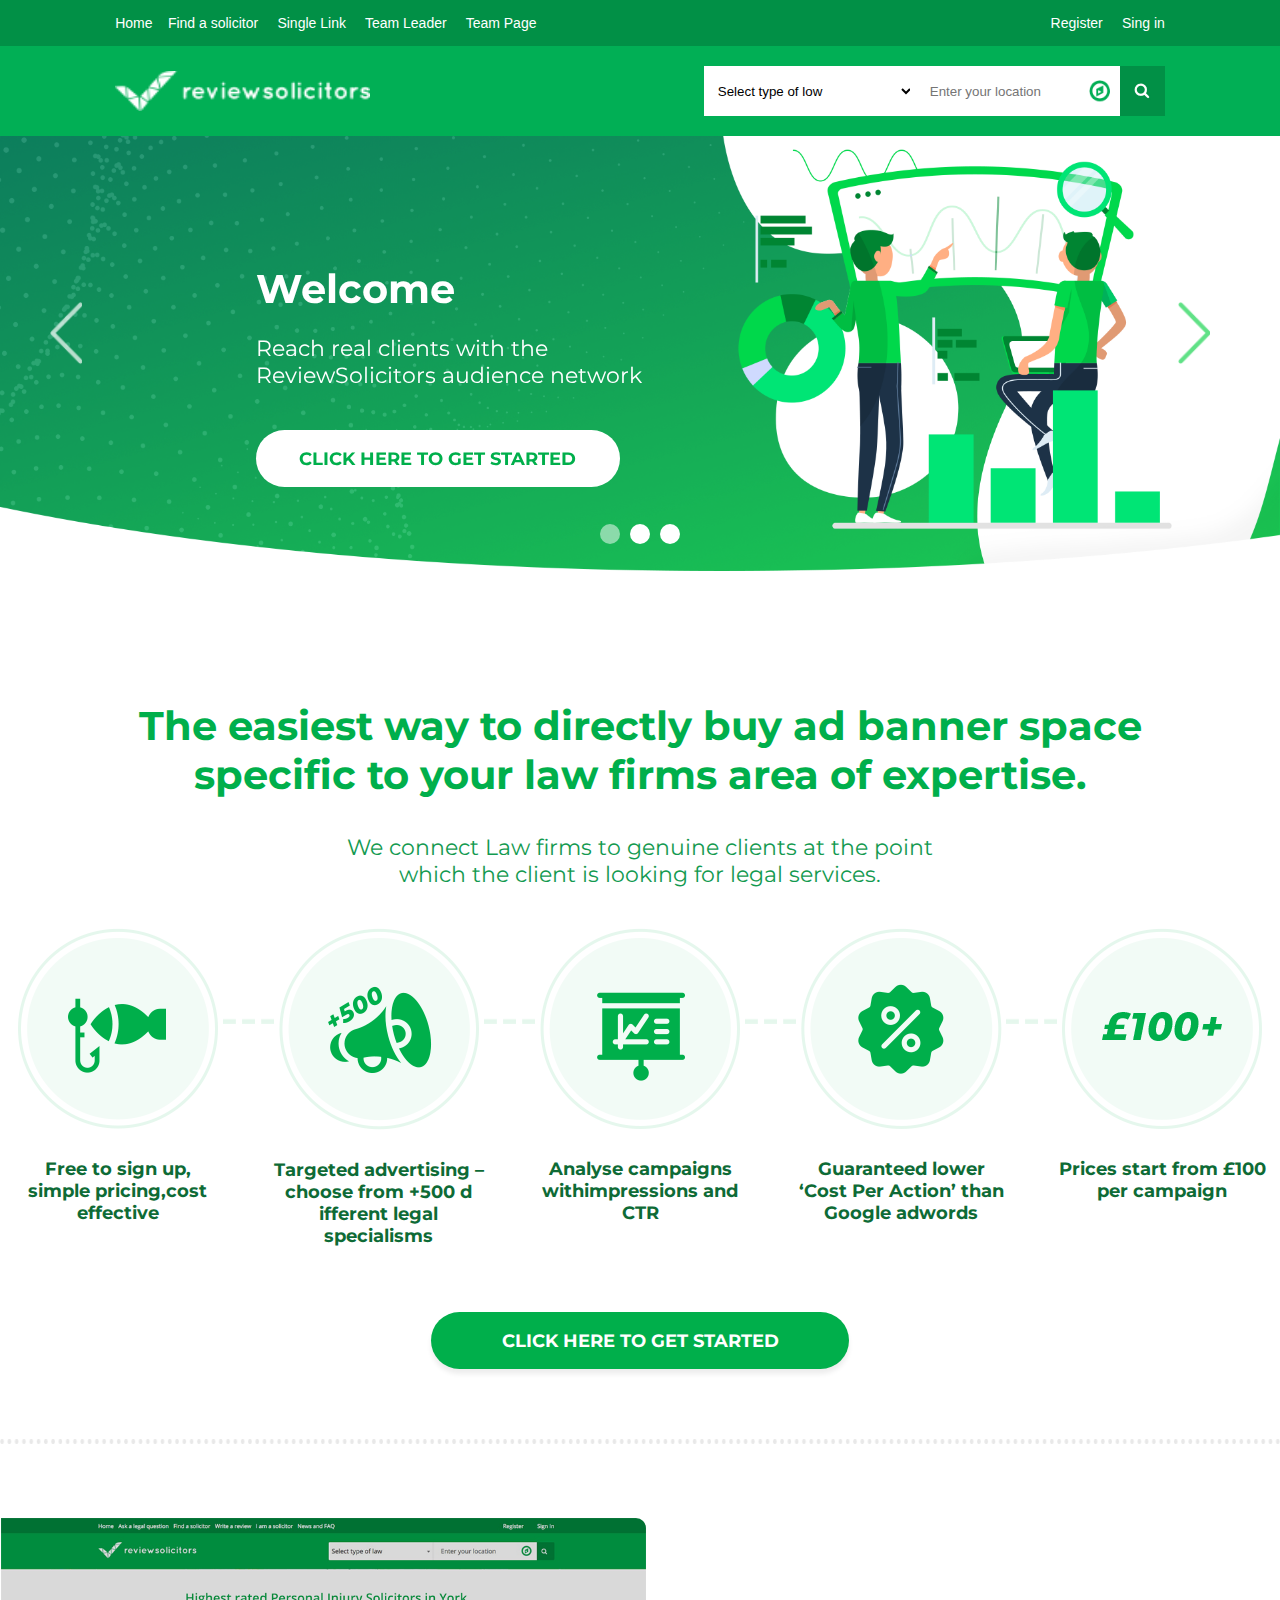
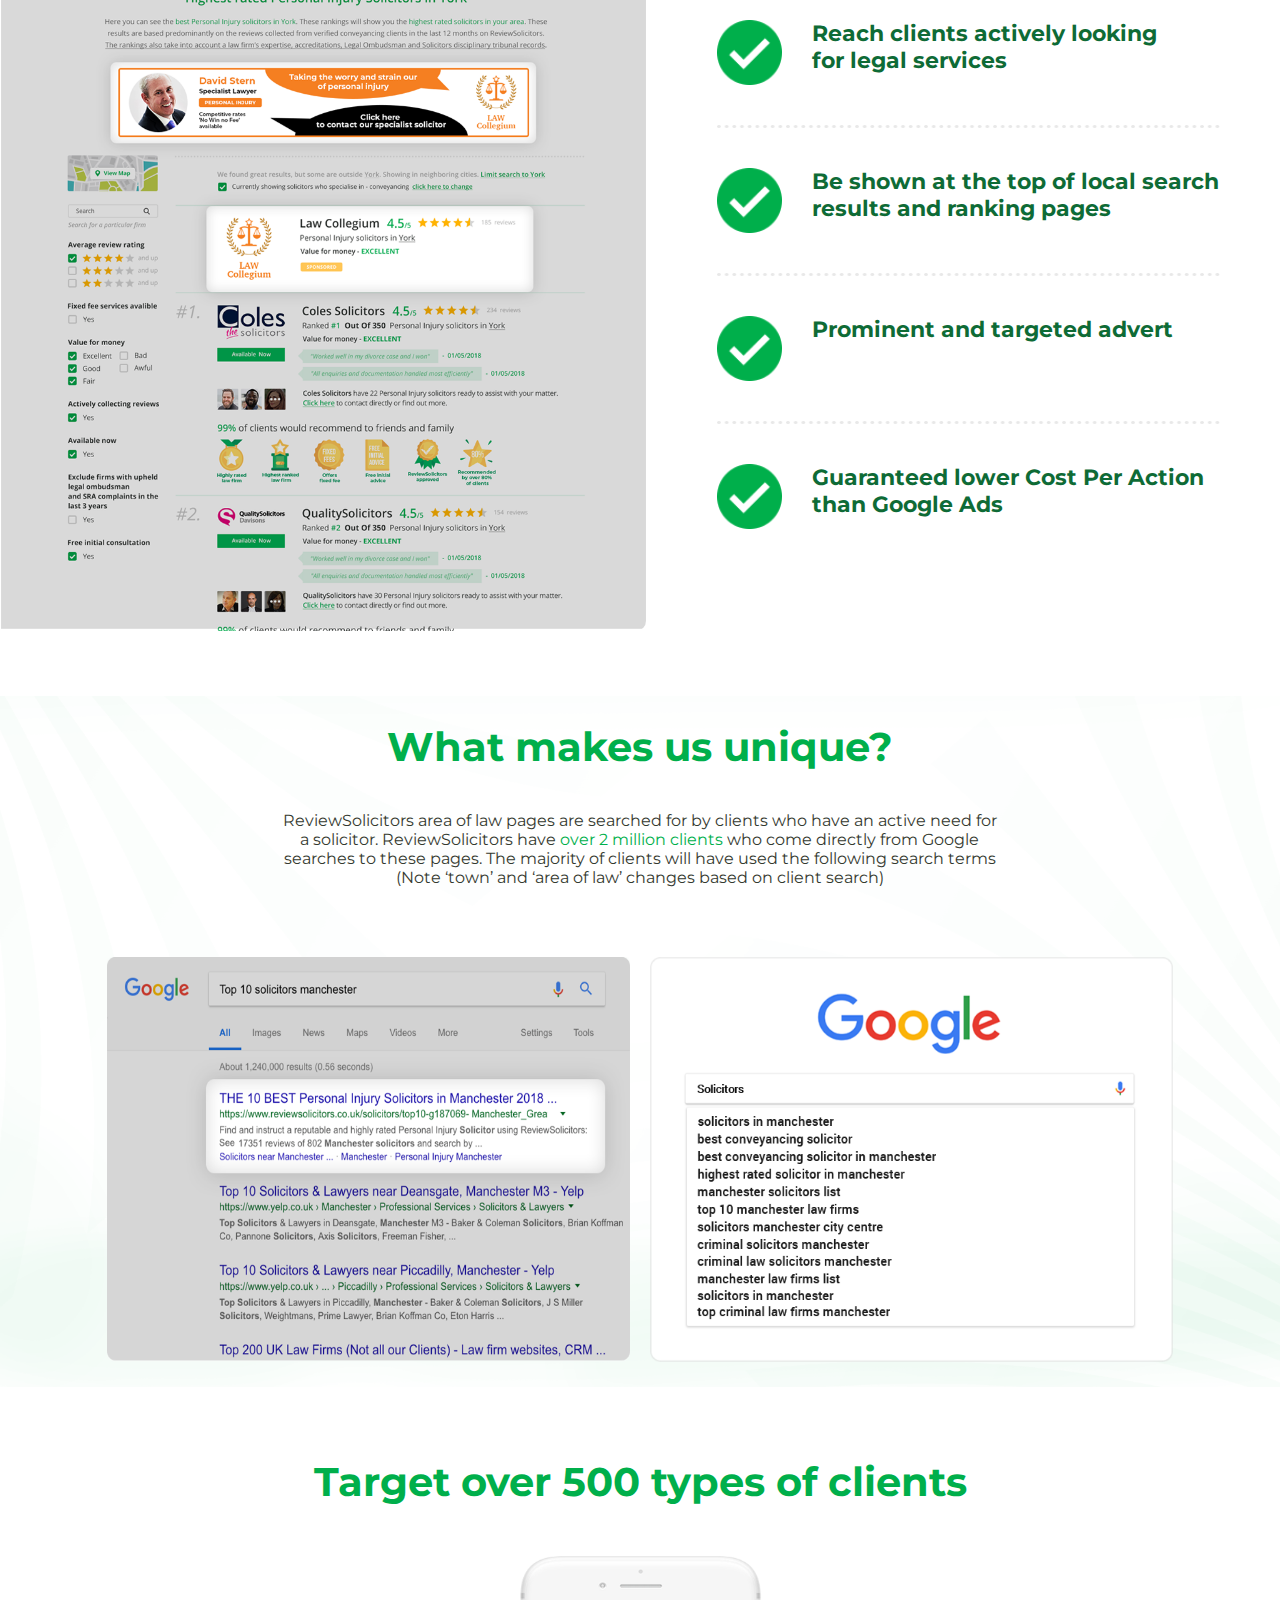
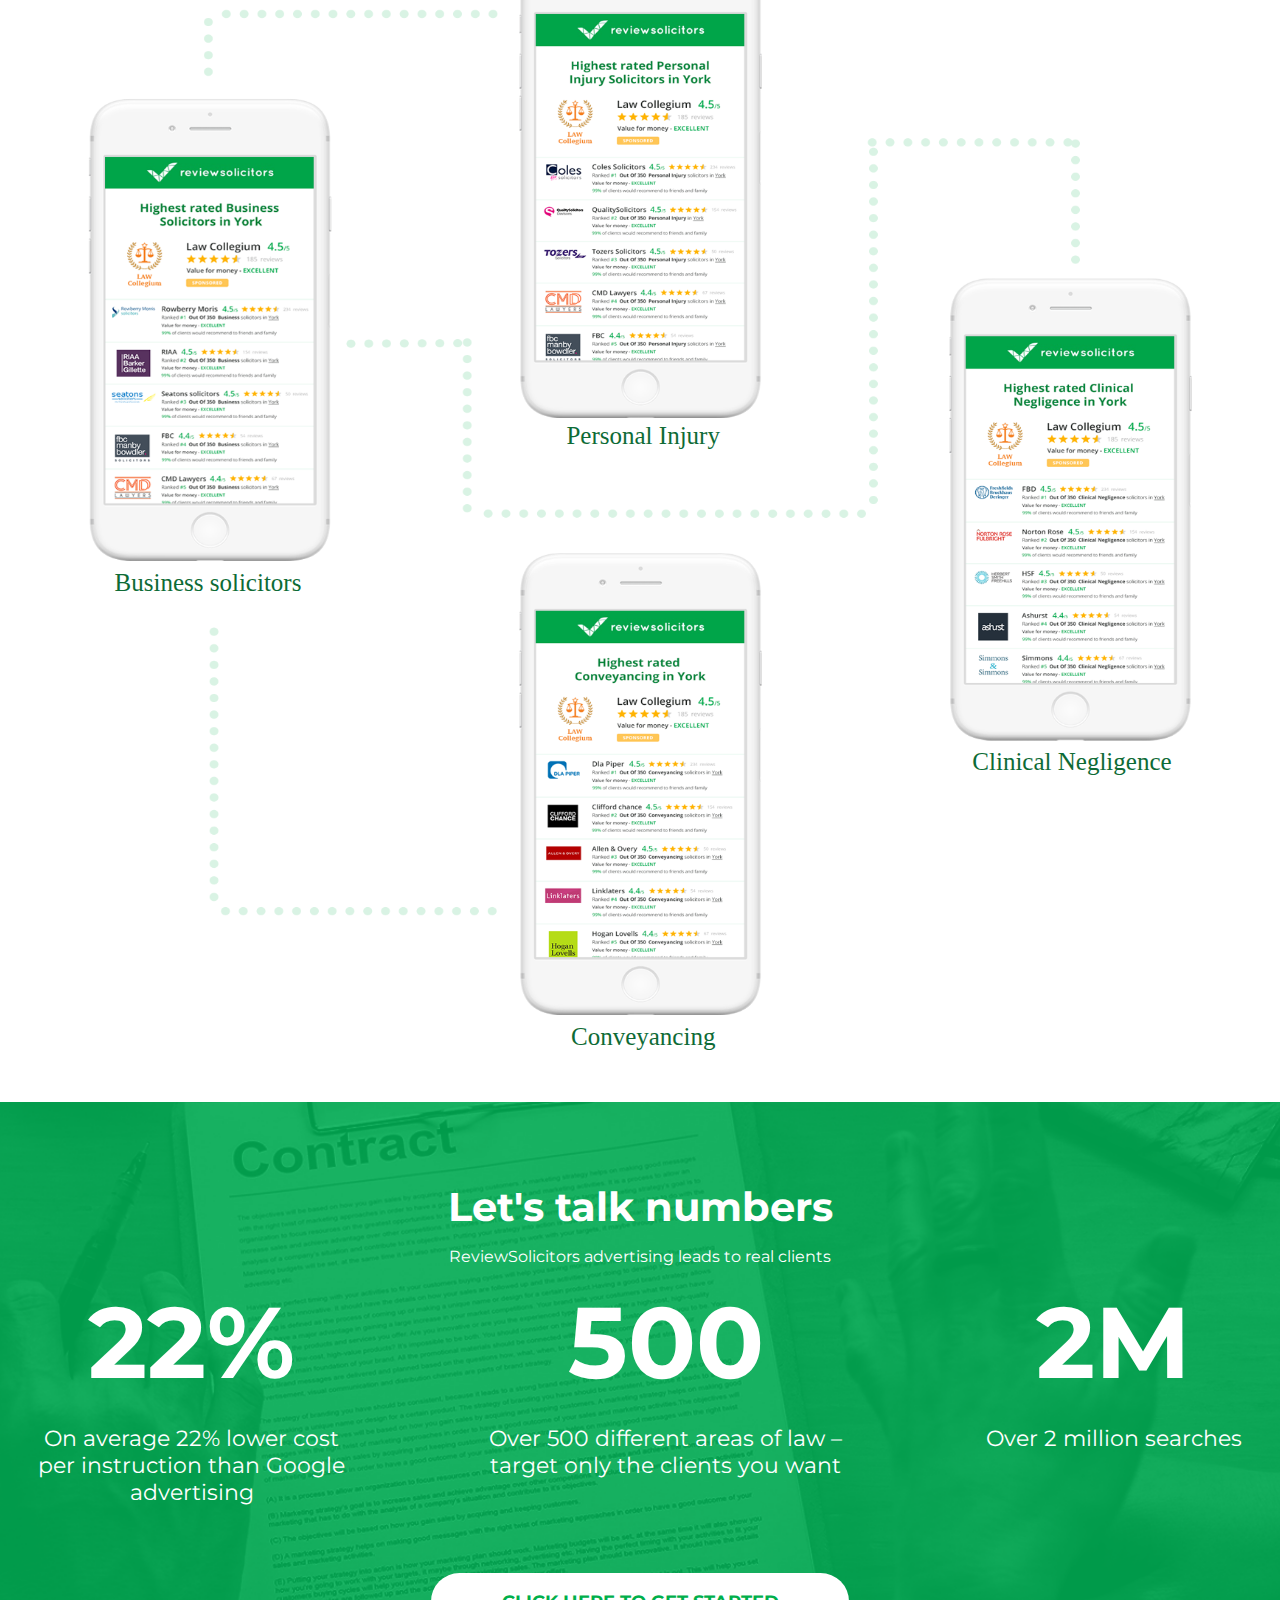
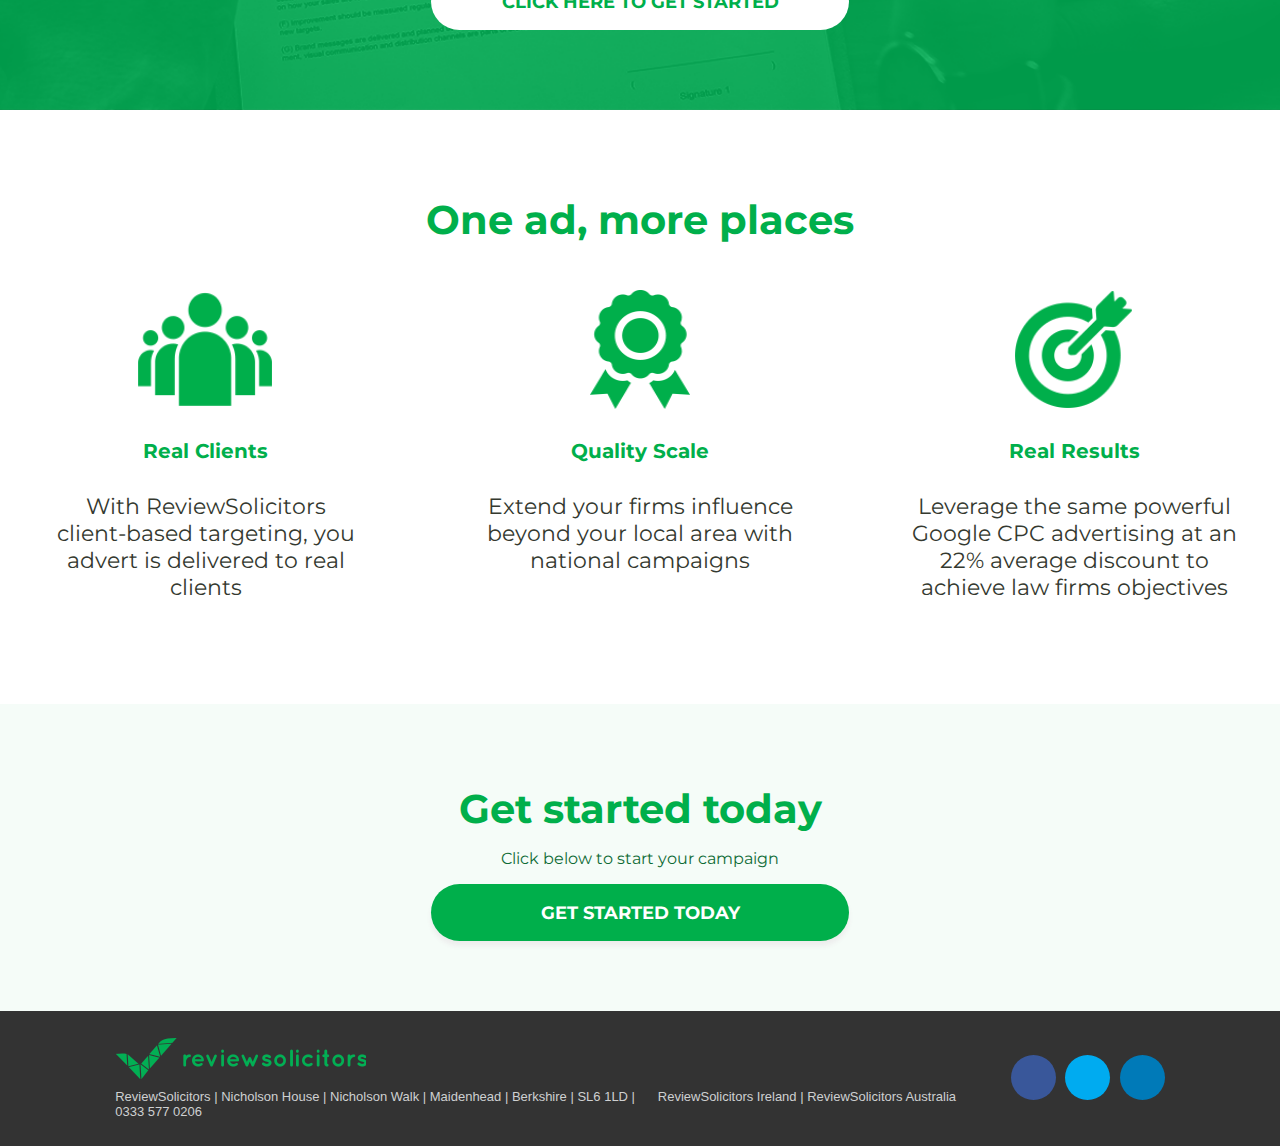
<file: index.html>
<!DOCTYPE html>
<html lang="en">

<head>
    <meta charset="UTF-8">
    <title>Review Solicitors</title>
    <link rel="stylesheet" href="css/style.css">
    <link rel="stylesheet" href="css/header_footer.css">
    <link rel="stylesheet" href="css/media.css">
    <link rel="stylesheet" type="text/css" href="css/slick.css">
    <link rel="stylesheet" type="text/css" href="css/slick-theme.css">
    <link href="https://fonts.googleapis.com/css?family=Montserrat:200,300,400,500,500i,700,800,900" rel="stylesheet">
    <script src="https://code.jquery.com/jquery-2.2.0.min.js" type="text/javascript"></script>
</head>

<body>
    <header>
        <nav class="menu">
            <div> <a href="index.html">Home</a><a href="/homePage/homePage.html">Find a solicitor</a> <a href="/GenerateSingleLink/index.html">Single Link</a> <a href="/Team-leader-/index.html">Team Leader</a> <a href="/team-view-page/index.html">Team Page</a> </div>
            <div> <a href="#">Register</a> <a href="#">Sing in</a> </div>
        </nav>
        <div class="img-header"> 
           <img src="img/logo.png" alt="Solicitor" class="solisLogo">
            <div class="img-header-b">
                <select class="headerSelect" id="select">
                    <option disabled>Select type of low</option>
                    <option>Select type of low</option>
                    <option>Select type of low</option>
                </select>
                <input type="text" placeholder="Enter your location" class="location">
                <input type="button" class="btnSearch">
            </div>
        </div>
    </header>
    <div class="sliderBox">
        <section class="lazy slider" data-sizes="50vw">
            <div>
                <img data-lazy="img/slide-12.png" data-sizes="100vw">
                <div class="sliderText">
                    <h1>Welcome</h1>
                    <p>Reach real clients with the <br>
                        ReviewSolicitors audience network </p>
                    <input type="button" value="Click here to get started">
                </div>
            </div>
            <div>
                <img data-lazy="img/slide-2.png" data-sizes="100vw">
            </div>
            <div>
                <img data-lazy="img/slide-3.png" data-sizes="100vw">
            </div>

        </section>

    </div>
    <div class="pageTwo">
        <h1>The easiest way to directly buy ad banner space <br>specific to your law firms area of expertise.</h1>
        <p>We connect Law firms to genuine clients at the point
            <br> which the client is looking for legal services.</p>
        <div class="icon">
            <div class="iconBox"><img src="img/icon1.png">
                <p>Free to sign up, simple pricing,cost effective</p>
            </div> <img src="img/line.png" class="line">
            <div class="iconBox"><img src="img/icon2.png">
                <p>Targeted advertising – choose from +500 d ifferent legal specialisms</p>
            </div><img src="img/line.png" class="line">
            <div class="iconBox"><img src="img/icon3.png">
                <p>Analyse campaigns withimpressions and CTR</p>
            </div><img src="img/line.png" class="line">
            <div class="iconBox"><img src="img/icon4.png">
                <p>Guaranteed lower ‘Cost Per Action’ than Google adwords</p>
            </div><img src="img/line.png" class="line">
            <div class="iconBox"><img src="img/icon5.png">
                <p>Prices start from £100 per campaign</p>
            </div>
        </div>
        <input type="button" value="Click here to get started">
    </div> <img src="img/divider.png" class="lineBig">
    <div class="benefitsSection">
        <div class="benefitsImg"></div>
        <div class="benefitsText">
            <div class="bText"> <img src="img/Shape%2013.png">
                <p>Reach clients actively looking
                    <br> for legal services </p>
            </div> <img src="img/divider1.png" class="lineSmall">
            <div class="bText"> <img src="img/Shape%2013.png">
                <p>Be shown at the top of local search
                    <br> results and ranking pages </p>
            </div> <img src="img/divider1.png" class="lineSmall">
            <div class="bText"> <img src="img/Shape%2013.png">
                <p>Prominent and targeted advert </p>
            </div> <img src="img/divider1.png" class="lineSmall">
            <div class="bText"> <img src="img/Shape%2013.png">
                <p>Guaranteed lower Cost Per Action
                    <br> than Google Ads </p>
            </div>
        </div>
    </div>
    <div class="unique">
        <h1>What makes us unique?</h1>
        <p>ReviewSolicitors area of law pages are searched for by clients who have an active need for a solicitor. ReviewSolicitors have <span> over 2 million clients </span>who come directly from Google searches to these pages. The majority of clients will have used the following search terms (Note ‘town’ and ‘area of law’ changes based on client search)</p>
        <div class="uniqueImg"> <img src="img/SCREEN.png"> <img src="img/SCREEN1.png"> </div>
    </div>
    <div class="typesOfClient">
        <h1>Target over 500 types of clients</h1>
        <div class="typesImg">
            <img src="img/paths.png" class="imgPh">
            <div class="typesOfClientText">
                <div class="business">
                    <p>Business solicitors</p>
                </div>
                <div class="center">
                    <div class="personal">
                        <p>Personal Injury</p>
                    </div>
                    <div class="conveyancing">
                        <p>Conveyancing</p>
                    </div>
                </div>
                <div class="clinical">
                    <p>Clinical Negligence</p>
                </div>
            </div>

        </div>

    </div>
    <div class="numSection">
        <h1>Let's talk numbers </h1>
        <p>ReviewSolicitors advertising leads to real clients</p>
        <div class="numbers">
            <div class="col-md-4">
                <h1>22%</h1>
                <p>On average 22% lower cost
                    <br>per instruction than Google
                    <br>advertising</p>
            </div>
            <div class="col-md-4">
                <h1>500</h1>
                <p>Over 500 different areas of law –
                    <br>target only the clients you want</p>
            </div>
            <div class="col-md-4">
                <h1>2M</h1>
                <p>Over 2 million searches </p>
            </div>
        </div>
        <input type="button" value="Click here to get started">
    </div>
    <div class="places">
        <h1>One ad, more places</h1>
        <div class="placeNumbers">
            <div class="col-md">
                <div class="placesImg"><img src="./img/Shape1.png" class="imgOne"></div>
                <h1>Real Clients</h1>
                <p>With ReviewSolicitors <br>client-based targeting, you advert is delivered to real clients </p>
            </div>
            <div class="col-md">
                <div class="placesImg"><img src="img/Shape2.png" class="imgTwo"></div>
                <h1>Quality Scale</h1>
                <p>Extend your firms influence beyond your local area with national campaigns</p>
            </div>
            <div class="col-md">
                <div class="placesImg"> <img src="img/Shape3.png" class="imgTree"></div>
                <h1>Real Results</h1>
                <p>Leverage the same powerful Google CPC advertising at an 22% average discount to achieve law firms objectives </p>
            </div>
        </div>
    </div>
    <div class="start">
        <h1>Get started today</h1>
        <p>Click below to start your campaign</p>
        <input type="button" value="Get started today">
    </div>
    <footer id="footer">
        <div class="footer-copy">
            <div class="container">
                <div class="row">
                    <div class="col-sm-6">
                        <span class="footer-logo"></span>
                        ReviewSolicitors | Nicholson House | Nicholson Walk | Maidenhead | Berkshire | SL6 1LD | 0333 577 0206
                    </div>
                    <div class="col-sm-4 footer-rs-site-links">
                        <a href="https://www.reviewsolicitors.ie/" target="_blank" class="footer-copy">ReviewSolicitors Ireland</a> | <a href="https://www.reviewsolicitors.com.au/" target="_blank" class="footer-copy">ReviewSolicitors Australia</a>
                    </div>
                    <div class="col-sm-2">
                        <nav class="social-nav">
                            <a href="https://www.facebook.com/reviewsolicitors/" target="_blank" class="facebook"><i class="fa fa-facebook"></i></a>
                            <a href="https://twitter.com/ReviewSolicitor" target="_blank" class="twitter"><i class="fa fa-twitter"></i></a>
                            <a href="https://www.linkedin.com/company/reviewsolicitors" target="_blank" class="linkedin"><i class="fa fa-linkedin"></i></a>
                        </nav>
                    </div>
                </div>
            </div>
        </div>
    </footer>
    <script src="slick.js" type="text/javascript" charset="utf-8"></script>
    <script type="text/javascript">
        $(document).on('ready', function() {

            $(".lazy").slick({
                lazyLoad: 'ondemand',
                infinite: true,
                dots: true,
            });
        });
    </script>
</body>

</html>
</file>
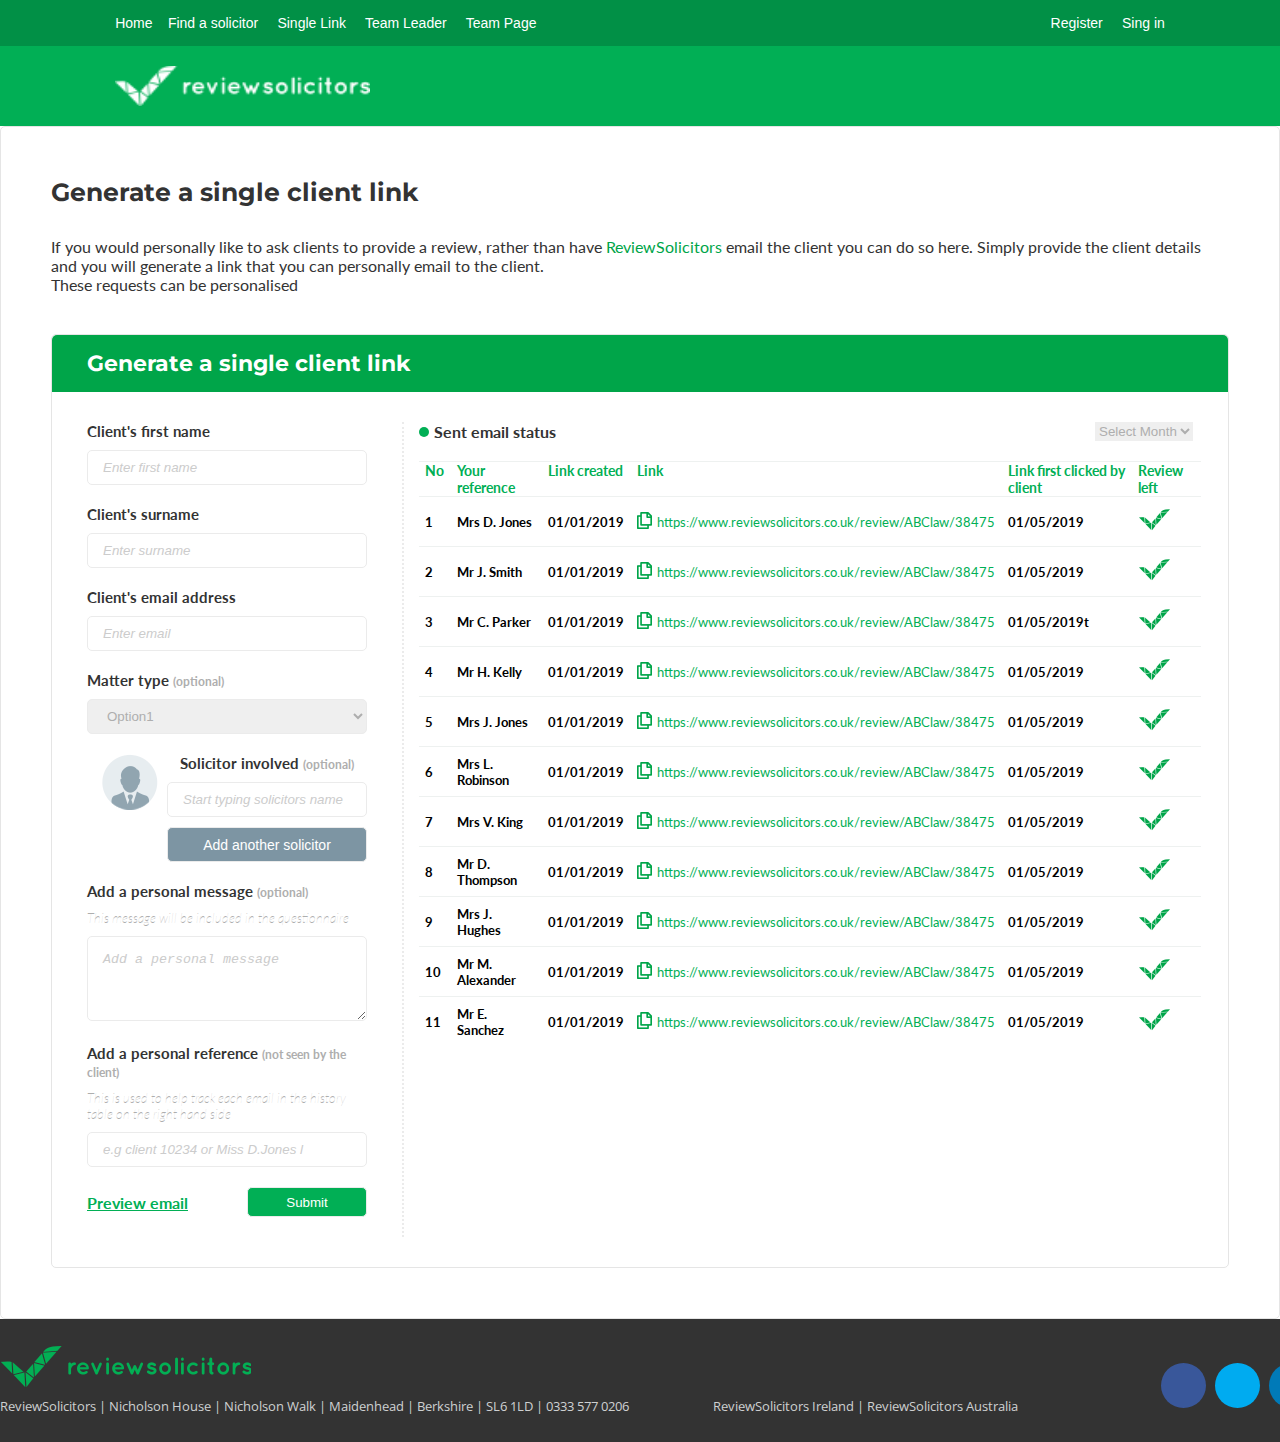
<file: GenerateSingleLink/index.html>
<!DOCTYPE html>
<html lang="en">

<head>
    <meta charset="UTF-8">
    <title>Review Solicitors</title>
    <link rel="stylesheet" href="styleGenerateLink.css">
    <link href="https://fonts.googleapis.com/css?family=Open+Sans" rel="stylesheet">
    <link href="https://fonts.googleapis.com/css?family=Lato" rel="stylesheet">
    <link href='../css/header_footer.css' rel="stylesheet">
    <link href="https://fonts.googleapis.com/css?family=Montserrat:200,300,400,500,500i,700,800,900" rel="stylesheet">
    <script src="https://code.jquery.com/jquery-1.10.2.js"></script>
</head>

<body>
   <header>
            <nav class="menu">
                <div> <a href="/index.html">Home</a><a href="/homePage/index.html">Find a solicitor</a> <a href="/GenerateSingleLink/index.html">Single Link</a> <a href="/Team-leader-/index.html">Team Leader</a> <a href="/team-view-page/index.html">Team Page</a> </div>
                <div> <a href="#">Register</a> <a href="#">Sing in</a> </div>
            </nav>
        </header>
        <header>
            <div class="menu-icon"><span></span></div>
            <div class="img-header"> <img src="img/logo.png" alt="Solicitor" class="solisLogo"> </div>
        </header>
    <div class="containerBox">
        <div class="container">
            <h1>Generate a single client link</h1>
            <p>If you would personally like to ask clients to provide a review, rather than have <span>ReviewSolicitors</span> email the client you can do so here. Simply provide the client details and you will generate a link that you can personally email to the client.
                <br>These requests can be personalised</p>
            <div class='generate'>
                <h1>Generate a single client link</h1>
                <div class="allParam">
                    <div class="clientInfo">
                        <form>
                            <p>Client's first name</p>
                            <input type="text" placeholder="Enter first name">
                        </form>
                        <form>
                            <p>Client's surname</p>
                            <input type="text" placeholder="Enter surname">
                        </form>
                        <form>
                            <p>Client's email address</p>
                            <input type="text" placeholder="Enter email">
                        </form>
                        <form>
                            <p>Matter type <span>(optional)</span></p>
                            <select>
                                <option>Option1</option>
                                <option>Option1</option>
                                <option>Option1</option>
                            </select>
                        </form>
                        <div class="form5">
                            <div class="img"><img src="img/avatar.png"></div>
                            <form>
                                <p>Solicitor involved <span>(optional)</span></p>
                                <input type="text" placeholder="Start typing solicitors name">
                                <input type="button" value="Add another solicitor">
                            </form>
                        </div>
                        <form>
                            <p>Add a personal message <span>(optional)</span></p>
                            <p class="notes">This message will be included in the questionnaire</p>
                            <textarea placeholder="Add a personal message"></textarea>
                        </form>
                        <form>
                            <p>Add a personal reference <span>(not seen by the client)</span></p>
                            <p class="notes">This is used to help track each email in the history table on the right hand side</p>
                            <input type="text" placeholder="e.g client 10234 or Miss D.Jones l">
                        </form>
                        <form> <a href="">Preview email</a>
                            <input type="button" id="submit" value="Submit"> </form>
                    </div>
                    <div class="base">
                        <div class="title">
                            <div>
                                <div class='circle'></div>
                                <p>Sent email status</p>
                            </div>
                            <select>
                                <option>Select Month</option>
                                <option>option1</option>
                                <option>option1</option>
                            </select>
                        </div>
                        <table>
                            <tr id="firstLine">
                                <td class="cl1">No</td>
                                <td class="cl2">Your reference</td>
                                <td class="cl3">Link created</td>
                                <td class="cl4">Link</td>
                                <td class="cl5">Link first clicked by client</td>
                                <td class="cl6">Review left</td>
                            </tr>
                            <tr>
                                <td class="cl1">1</td>
                                <td class="cl2">Mrs D. Jones</td>
                                <td class="cl3">01/01/2019</td>
                                <td class="cl4"><img src="img/link.png">https://www.reviewsolicitors.co.uk/review/ABClaw/38475</td>
                                <td class="cl5">01/05/2019</td>
                                <td class="cl6"><img src="img/review.png"></td>
                            </tr>
                            <tr>
                                <td class="cl1">2</td>
                                <td class="cl2">Mr J. Smith</td>
                                <td class="cl3">01/01/2019</td>
                                <td class="cl4"><img src="img/link.png">https://www.reviewsolicitors.co.uk/review/ABClaw/38475</td>
                                <td class="cl5">01/05/2019</td>
                                <td class="cl6"><img src="img/review.png"></td>
                            </tr>
                            <tr>
                                <td class="cl1">3</td>
                                <td class="cl2">Mr C. Parker</td>
                                <td class="cl3">01/01/2019</td>
                                <td class="cl4"><img src="img/link.png">https://www.reviewsolicitors.co.uk/review/ABClaw/38475</td>
                                <td class="cl5">01/05/2019t</td>
                                <td class="cl6"><img src="img/review.png"></td>
                            </tr>
                            <tr>
                                <td class="cl1">4</td>
                                <td class="cl2">Mr H. Kelly</td>
                                <td class="cl3">01/01/2019</td>
                                <td class="cl4"><img src="img/link.png">https://www.reviewsolicitors.co.uk/review/ABClaw/38475</td>
                                <td class="cl5">01/05/2019</td>
                                <td class="cl6"><img src="img/review.png"></td>
                            </tr>
                            <tr>
                                <td class="cl1">5</td>
                                <td class="cl2">Mrs J. Jones</td>
                                <td class="cl3">01/01/2019</td>
                                <td class="cl4"><img src="img/link.png">https://www.reviewsolicitors.co.uk/review/ABClaw/38475</td>
                                <td class="cl5">01/05/2019</td>
                                <td class="cl6"><img src="img/review.png"></td>
                            </tr>
                            <tr>
                                <td class="cl1">6</td>
                                <td class="cl2">Mrs L. Robinson</td>
                                <td class="cl3">01/01/2019</td>
                                <td class="cl4"><img src="img/link.png">https://www.reviewsolicitors.co.uk/review/ABClaw/38475</td>
                                <td class="cl5">01/05/2019</td>
                                <td class="cl6"><img src="img/review.png"></td>
                            </tr>
                            <tr>
                                <td class="cl1">7</td>
                                <td class="cl2">Mrs V. King</td>
                                <td class="cl3">01/01/2019</td>
                                <td class="cl4"><img src="img/link.png">https://www.reviewsolicitors.co.uk/review/ABClaw/38475</td>
                                <td class="cl5">01/05/2019</td>
                                <td class="cl6"><img src="img/review.png"></td>
                            </tr>
                            <tr>
                                <td class="cl1">8</td>
                                <td class="cl2">Mr D. Thompson</td>
                                <td class="cl3">01/01/2019</td>
                                <td class="cl4"><img src="img/link.png">https://www.reviewsolicitors.co.uk/review/ABClaw/38475</td>
                                <td class="cl5">01/05/2019</td>
                                <td class="cl6"><img src="img/review.png"></td>
                            </tr>
                            <tr>
                                <td class="cl1">9</td>
                                <td class="cl2">Mrs J. Hughes</td>
                                <td class="cl3">01/01/2019</td>
                                <td class="cl4"><img src="img/link.png">https://www.reviewsolicitors.co.uk/review/ABClaw/38475</td>
                                <td class="cl5">01/05/2019</td>
                                <td class="cl6"><img src="img/review.png"></td>
                            </tr>
                            <tr>
                                <td class="cl1">10</td>
                                <td class="cl2">Mr M. Alexander</td>
                                <td class="cl3">01/01/2019</td>
                                <td class="cl4"><img src="img/link.png">https://www.reviewsolicitors.co.uk/review/ABClaw/38475</td>
                                <td class="cl5">01/05/2019</td>
                                <td class="cl6"><img src="img/review.png"></td>
                            </tr>
                            <tr>
                                <td class="cl1">11</td>
                                <td class="cl2">Mr E. Sanchez</td>
                                <td class="cl3">01/01/2019</td>
                                <td class="cl4"><img src="img/link.png">https://www.reviewsolicitors.co.uk/review/ABClaw/38475</td>
                                <td class="cl5">01/05/2019</td>
                                <td class="cl6"><img src="img/review.png"></td>
                            </tr>
                        </table>
                    </div>
                </div>
            </div>
        </div>
    </div>
     <footer id="footer">
        <div class="footer-copy">
            <div class="container">
                <div class="row">
                    <div class="col-sm-6">
                        <span class="footer-logo"></span>
                        ReviewSolicitors | Nicholson House | Nicholson Walk | Maidenhead | Berkshire | SL6 1LD | 0333 577 0206
                    </div>
                    <div class="col-sm-4 footer-rs-site-links">
                        <a href="https://www.reviewsolicitors.ie/" target="_blank" class="footer-copy">ReviewSolicitors Ireland</a> | <a href="https://www.reviewsolicitors.com.au/" target="_blank" class="footer-copy">ReviewSolicitors Australia</a>
                    </div>
                    <div class="col-sm-2">
                        <nav class="social-nav">
                            <a href="https://www.facebook.com/reviewsolicitors/" target="_blank" class="facebook"><i class="fa fa-facebook"></i></a>
                            <a href="https://twitter.com/ReviewSolicitor" target="_blank" class="twitter"><i class="fa fa-twitter"></i></a>
                            <a href="https://www.linkedin.com/company/reviewsolicitors" target="_blank" class="linkedin"><i class="fa fa-linkedin"></i></a>
                        </nav>
                    </div>
                </div>
            </div>
        </div>
    </footer>
</body></html>
</file>
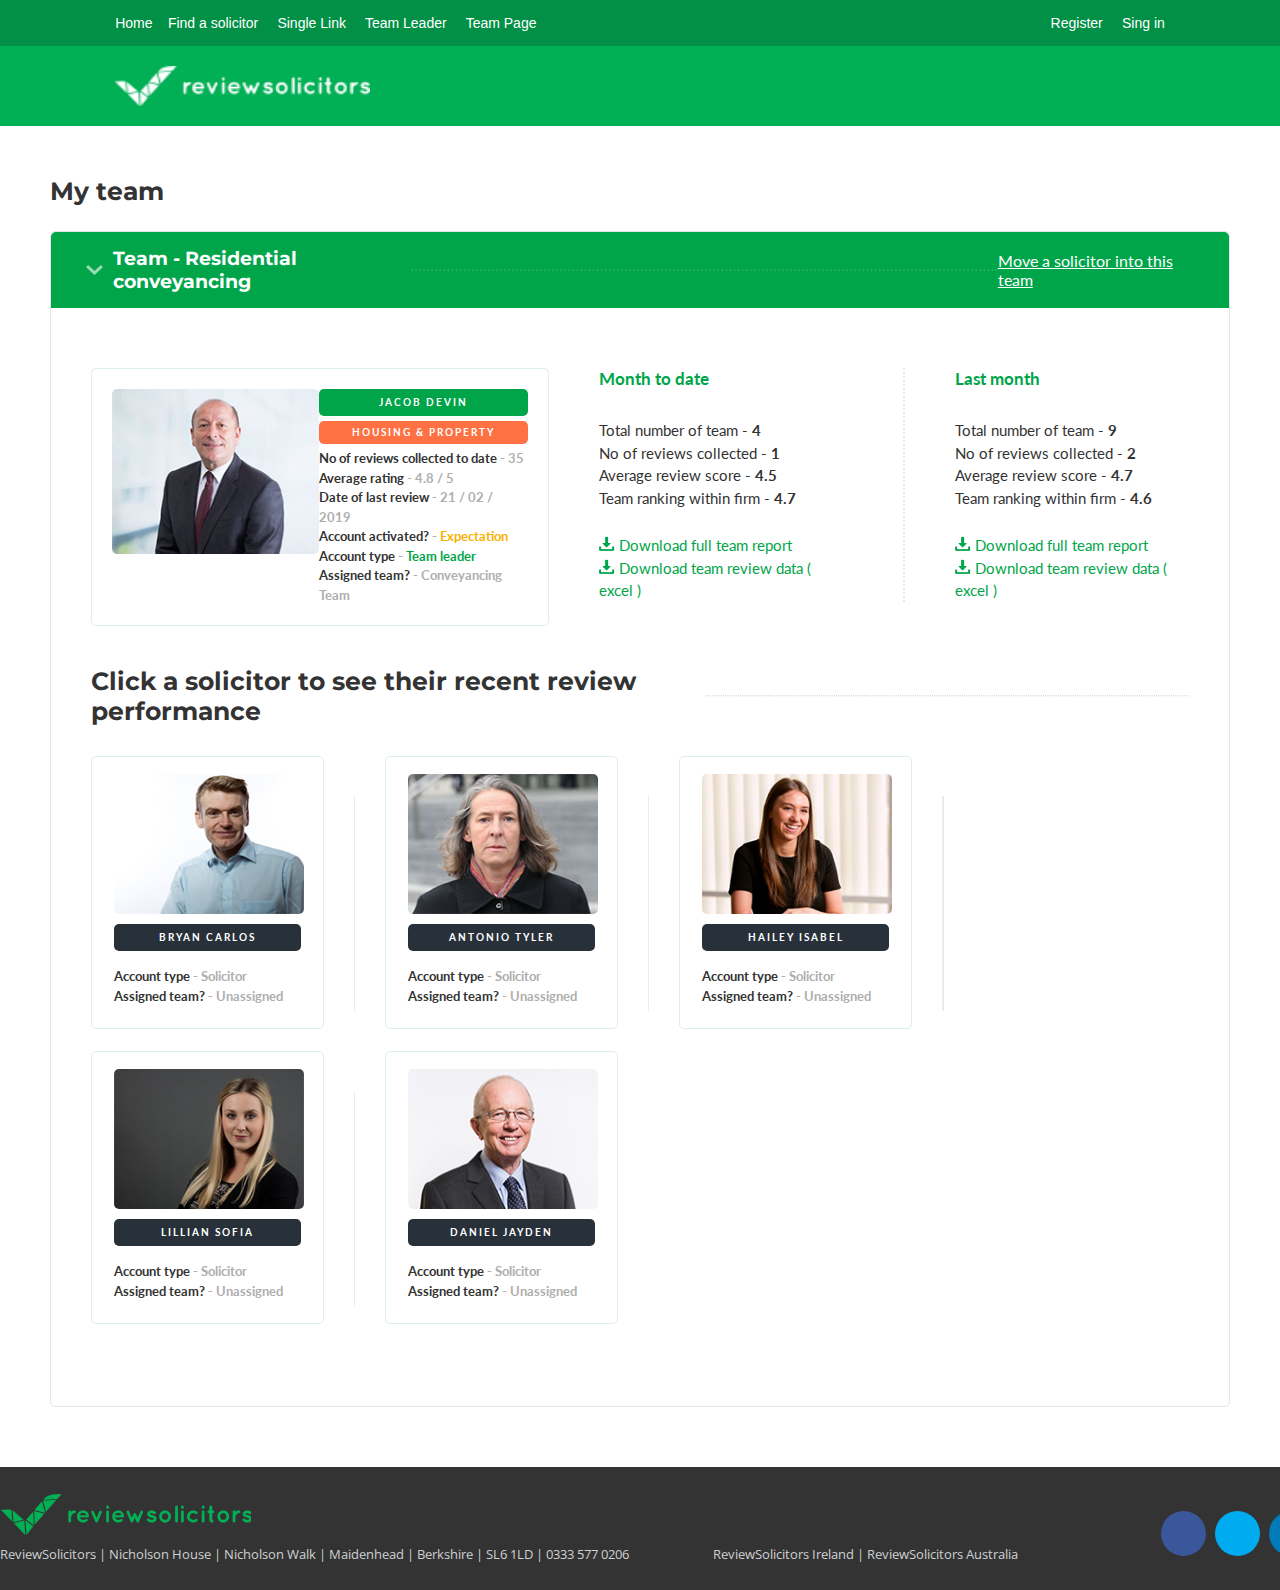
<file: Team-leader-/index.html>
<!DOCTYPE html>
<html lang="en">

<head>
    <meta charset="UTF-8">
    <meta name="viewport" content="width=device-width, initial-scale=1">
    <title>Review Solicitors</title>
    <link rel="stylesheet" href="/css/header_footer.css">
    <link rel="stylesheet" href="css/styleTeamLeader.css">
    <link rel="stylesheet" href="css/media.css">
    <link href="https://fonts.googleapis.com/css?family=Open+Sans" rel="stylesheet">
    <link href="https://fonts.googleapis.com/css?family=Lato:300,400,700,900" rel="stylesheet">
    <link href="https://fonts.googleapis.com/css?family=Montserrat:200,300,400,500,500i,700,800,900" rel="stylesheet">
    <script src="https://code.jquery.com/jquery-1.10.2.js"></script>
    <script src="script.js"></script>
    <script src="https://code.jquery.com/jquery-1.10.2.js"></script>
</head>

<body>
    <div class="containerBox">
        <header>
            <nav class="menu">
                <div> <a href="/index.html">Home</a><a href="/homePage/index.html">Find a solicitor</a> <a href="/GenerateSingleLink/index.html">Single Link</a> <a href="/Team-leader-/index.html">Team Leader</a> <a href="/team-view-page/index.html">Team Page</a> </div>
                <div> <a href="#">Register</a> <a href="#">Sing in</a> </div>
            </nav>
        </header>
        <header>
            <div class="menu-icon"><span></span></div>
            <div class="img-header"> <img src="img/logo.png" alt="Solicitor" class="solisLogo"> </div>
        </header>
        <div class="content" id="content">
            <div class="container">
                <h1>My team</h1>
                <div class='generate'>
                    <div class="teamChapter">
                        <div><img src="img/ic-down.png">
                            <h1>Team - Residential conveyancing</h1>
                        </div> <img src="img/divider3.png" class="chapterDivider">
                        <a href="">
                            <p>Move a solicitor into this team</p>
                        </a>
                    </div>
                    <div class="team">
                        <div class="box1">
                            <div class="teamLead">
                                <div style="background-image: url(img/129888121c4b603b2deb36a7e07d05ff.png)" class="photoLead"></div>
                                <div class="leadInfoText">
                                    <p class="name">Jacob Devin</p>
                                    <p class="job">Housing & Property</p>
                                    <p>No of reviews collected to date <span> - 35</span></p>
                                    <p>Average rating <span> - 4.8 / 5</span></p>
                                    <p>Date of last review <span> - 21 / 02 / 2019</span></p>
                                    <p>Account activated? <span> - <span style="color: #f9b101">Expectation</span></span>
                                    </p>
                                    <p>Account type <span> - <span style="color: #00a549">Team leader</span></span>
                                    </p>
                                    <p>Assigned team? <span> - Conveyancing Team</span></p>
                                </div>
                            </div>
                            <div class="section" id="border">
                                <h3>Month to date</h3>
                                <p>Total number of team - <b>4</b></p>
                                <p>No of reviews collected - <b>1</b></p>
                                <p>Average review score - <b>4.5</b></p>
                                <p>Team ranking within firm - <b>4.7</b></p>
                                <a download><img src="img/ic.png"> Download full team report </a>
                                <a download><img src="img/ic.png"> Download team review data ( excel ) </a>
                            </div>
                            <div class="section">
                                <h3>Last month</h3>
                                <p>Total number of team - <b>9</b></p>
                                <p>No of reviews collected - <b>2</b></p>
                                <p>Average review score - <b>4.7</b></p>
                                <p>Team ranking within firm - <b>4.6</b></p>
                                <a download><img src="img/ic.png"> Download full team report </a>
                                <a download><img src="img/ic.png"> Download team review data ( excel ) </a>
                            </div>
                        </div>
                        <div class="notes">
                            <h1>Click a solicitor to see their recent review performance</h1>
                            <img src="img/divider4.png">
                        </div>
                        <div class="teamAll">
                            <div class="clickInfo">
                                <div class="teamInfo">

                                    <div style="background-image: url(img/ce26111d7690f4a2a45e25b5efbd0340--southport-spinal-cord.png)" class="photoLead"></div>
                                    <p class="name">Bryan Carlos</p>
                                    <p>Account type <span> - Solicitor</span> </p>
                                    <p>Assigned team? <span> - Unassigned</span></p>
                                </div>
                                <img src="img/active-block.png" class="activeImg ">
                            </div>
                            <img src="img/divider1.png" class="divider">
                            <div class="clickInfo">
                                <div class="teamInfo">
                                    <div style="background-image: url(img/image.png)" class="photoLead"></div>
                                    <p class="name">Antonio Tyler</p>
                                    <p>Account type <span> - Solicitor</span> </p>
                                    <p>Assigned team? <span> - Unassigned</span></p>
                                </div>
                                <img src="img/active-block.png" class="activeImg ">
                            </div> <img src="img/divider1.png" class="divider n2">
                            <div class="clickInfo">
                                <div class="teamInfo">
                                    <div style="background-image: url(img/f26f40fef3aab3f3dfca4413b8fb477b.png)" class="photoLead"></div>
                                    <p class="name">Hailey Isabel</p>
                                    <p>Account type <span> - Solicitor</span> </p>
                                    <p>Assigned team? <span> - Unassigned</span></p>
                                </div>
                                <img src="img/active-block.png" class="activeImg ">
                            </div> <img src="img/divider1.png" class="divider">
                            <div class="clickInfo">
                                <div class="teamInfo">
                                    <div style="background-image: url(img/8a8d9582636e4ddc6cb08af5aa03369c.png)" class="photoLead"></div>
                                    <p class="name">Lillian Sofia</p>
                                    <p>Account type <span> - Solicitor</span> </p>
                                    <p>Assigned team? <span> - Unassigned</span></p>
                                </div>
                                <img src="img/active-block.png" class="activeImg">
                            </div> <img src="img/divider1.png" class="divider n2">
                            <div class="clickInfo">
                                <div class="teamInfo">
                                    <div style="background-image: url(img/NORFOLK-COMMERCIAL-PHOTOGRAPHER-2-of-10.png)" class="photoLead"></div>
                                    <p class="name">Daniel Jayden</p>
                                    <p>Account type <span> - Solicitor</span> </p>
                                    <p>Assigned team? <span> - Unassigned</span></p>
                                </div>
                                <img src="img/active-block.png" class="activeImg ">
                            </div>
                        </div>
                        <div class="showHide">
                            <div class="hideBox">
                                <div class="section" id="border">
                                    <div class="left">
                                        <h3>Stats for month to date</h3>
                                        <p>Review collected this month - <b>34</b></p>
                                        <p>No of review requests sent - <b>140</b></p>
                                        <p>Average review score - <b>4.6/5</b></p>
                                        <p>Ranking within team - <b>3rd</b></p>
                                        <p>Ranking within firm - <b>12th</b></p>
                                        <br>
                                        <br>
                                        <p><b>Review responded to - <span style="color: #00a549">24</span></b></p>
                                        <p><b>Negative reviews received - <span style="color: #eb1600">3</span></b></p>


                                    </div>
                                    <div class="right">
                                        <h4>Top 5 terms used by reviewers</h4>
                                        <div>
                                            <p>Great communication</p> <span>(5)</span>
                                        </div>
                                        <div>
                                            <p>Direct contact with my solicitor</p> <span>(4)</span>
                                        </div>
                                        <div>
                                            <p>Pleasure to deal with </p> <span>(3)</span>
                                        </div>
                                        <div>
                                            <p>Efficient</p> <span>(2)</span>
                                        </div>
                                        <div>
                                            <p>Professional</p> <span>(1)</span>
                                        </div>
                                        <a download><img src="img/ic.png"> Download full report (PDF) </a>
                                        <a download><img src="img/ic.png">Download excel of all review data for this solicitor </a>


                                    </div>

                                </div>
                                <div class="section">
                                    <div class="left">
                                        <h3>Stats for month to date</h3>
                                        <p>Review collected this month - <b>43</b></p>
                                        <p>No of review requests sent - <b>140</b></p>
                                        <p>Average review score - <b>4.5/5</b></p>
                                        <p>Ranking within team - <b>4th</b></p>
                                        <p>Ranking within firm - <b>11th</b></p>
                                        <br>
                                        <br>
                                        <p><b>Review responded to - <span style="color: #00a549">24</span></b></p>
                                        <p><b>Negative reviews received - <span style="color: #eb1600">3</span></b></p>


                                    </div>
                                    <div class="right">
                                        <h4>Top 5 terms used by reviewers</h4>
                                        <div>
                                            <p>Great communication</p> <span>(5)</span>
                                        </div>
                                        <div>
                                            <p>Direct contact with my solicitor</p> <span>(4)</span>
                                        </div>
                                        <div>
                                            <p>Pleasure to deal with </p> <span>(3)</span>
                                        </div>
                                        <div>
                                            <p>Efficient</p> <span>(2)</span>
                                        </div>
                                        <div>
                                            <p>Professional</p> <span>(1)</span>
                                        </div>
                                        <a download><img src="img/ic.png"> Download full report (PDF) </a>
                                        <a download><img src="img/ic.png">Download excel of all review data for this solicitor </a>
                                    </div>
                                </div>
                            </div>
                        </div>
                    </div>
                </div>
            </div>
        </div>
        <footer id="footer">
        <div class="footer-copy">
            <div class="container">
                <div class="row">
                    <div class="col-sm-6">
                        <span class="footer-logo"></span>
                        ReviewSolicitors | Nicholson House | Nicholson Walk | Maidenhead | Berkshire | SL6 1LD | 0333 577 0206
                    </div>
                    <div class="col-sm-4 footer-rs-site-links">
                        <a href="https://www.reviewsolicitors.ie/" target="_blank" class="footer-copy">ReviewSolicitors Ireland</a> | <a href="https://www.reviewsolicitors.com.au/" target="_blank" class="footer-copy">ReviewSolicitors Australia</a>
                    </div>
                    <div class="col-sm-2">
                        <nav class="social-nav">
                            <a href="https://www.facebook.com/reviewsolicitors/" target="_blank" class="facebook"><i class="fa fa-facebook"></i></a>
                            <a href="https://twitter.com/ReviewSolicitor" target="_blank" class="twitter"><i class="fa fa-twitter"></i></a>
                            <a href="https://www.linkedin.com/company/reviewsolicitors" target="_blank" class="linkedin"><i class="fa fa-linkedin"></i></a>
                        </nav>
                    </div>
                </div>
            </div>
        </div>
    </footer>
    </div>
</body>

</html>
</file>
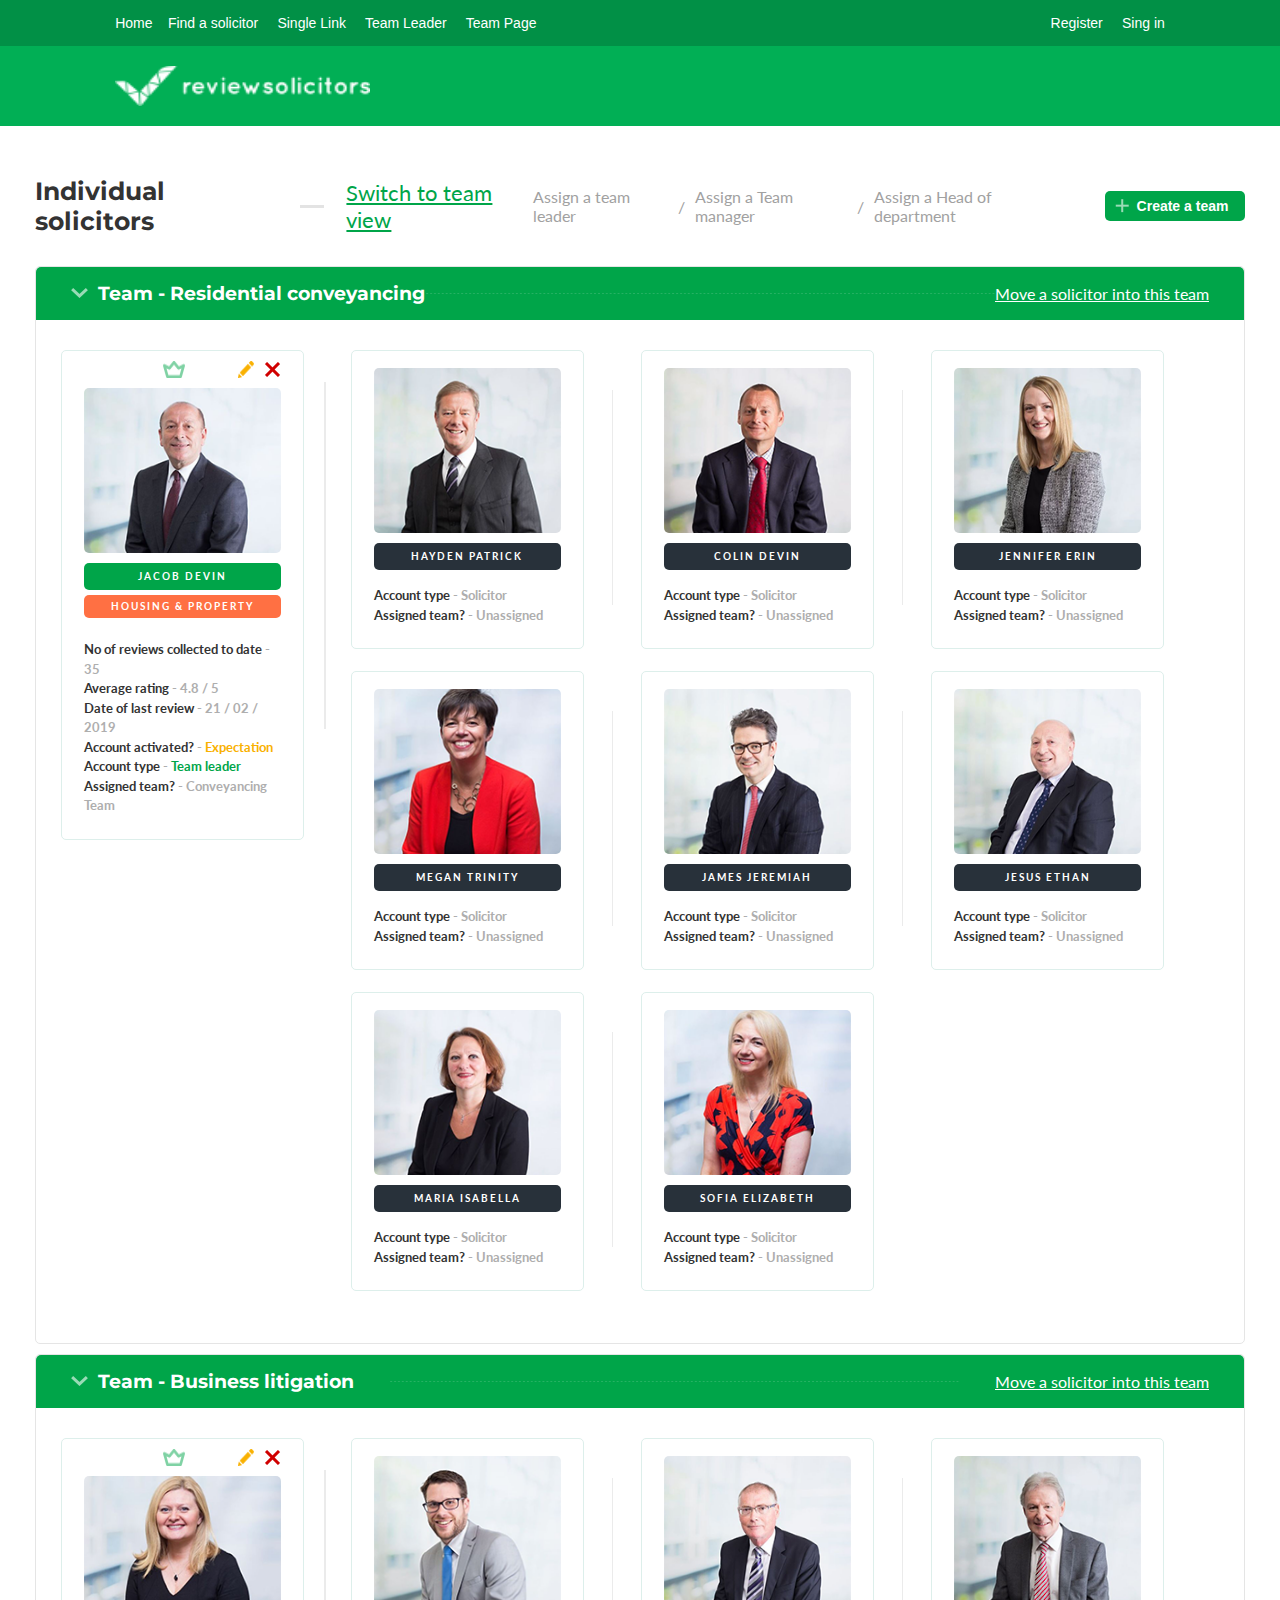
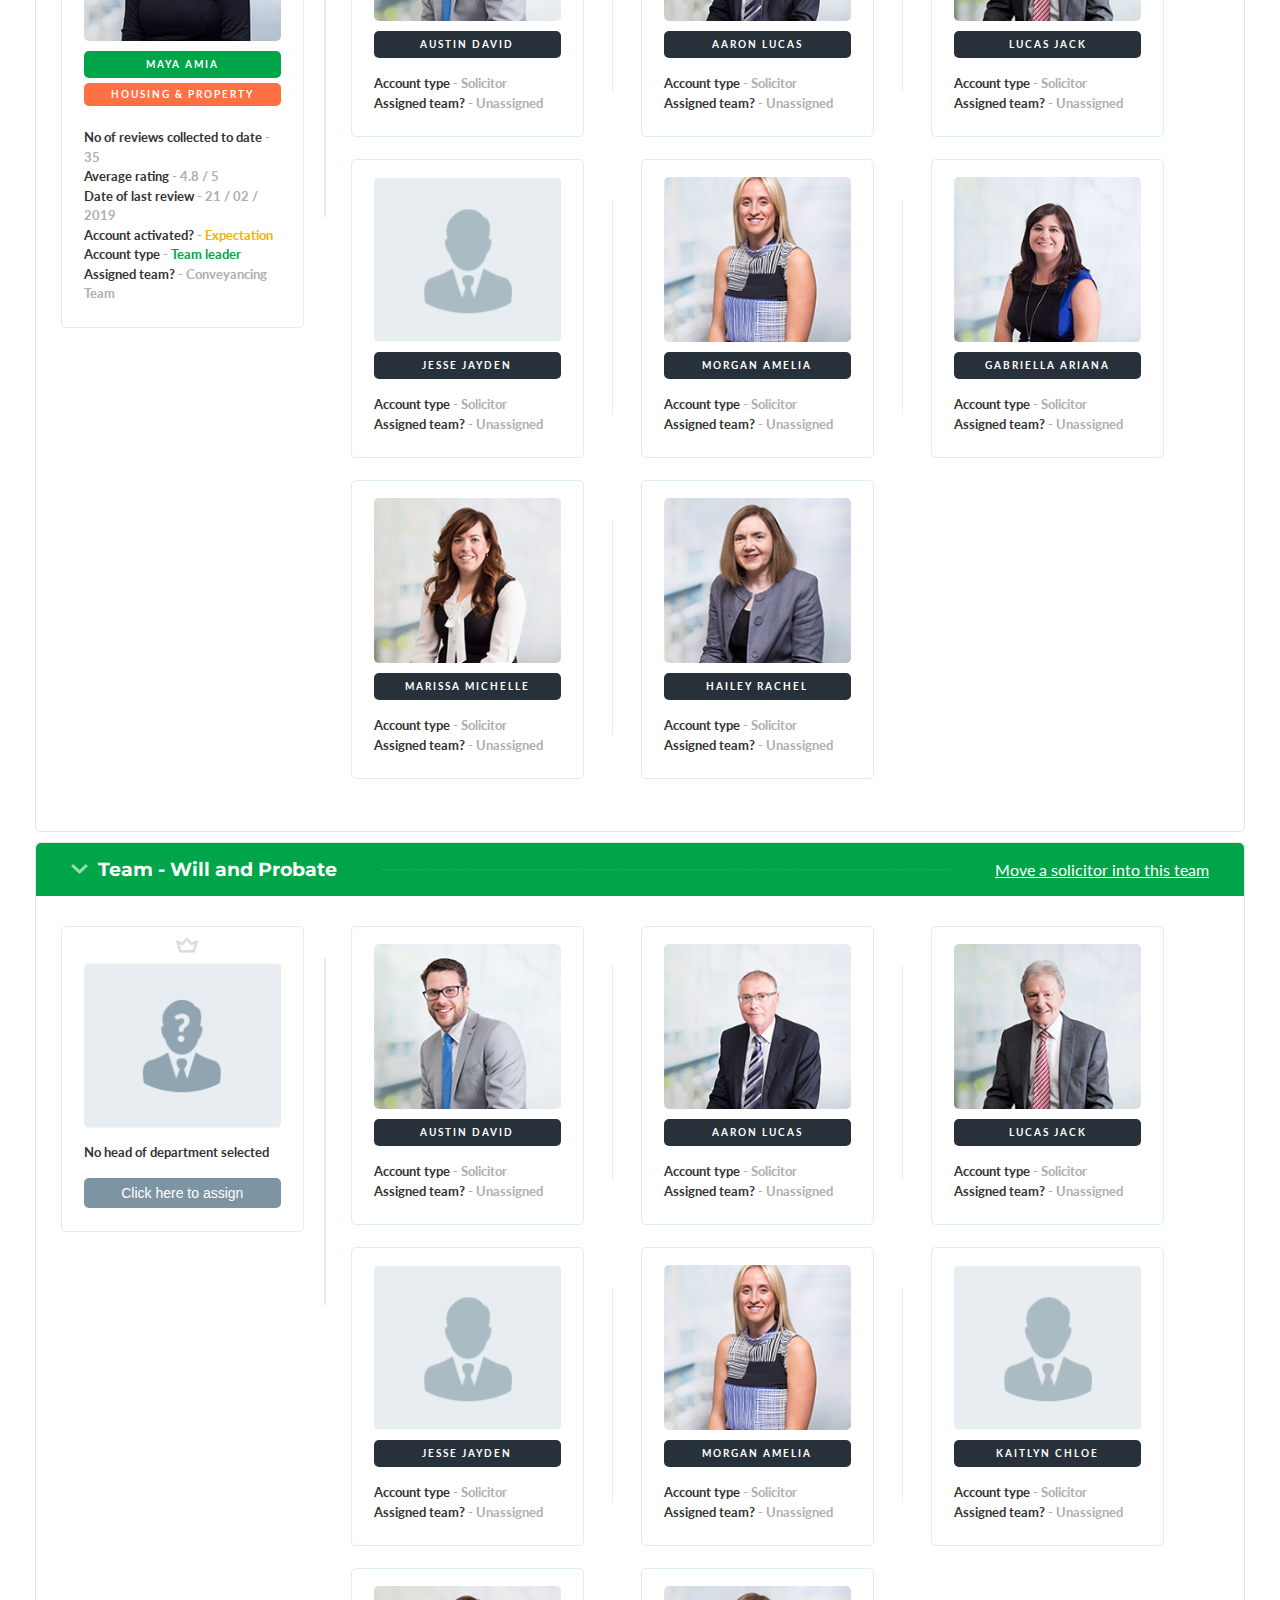
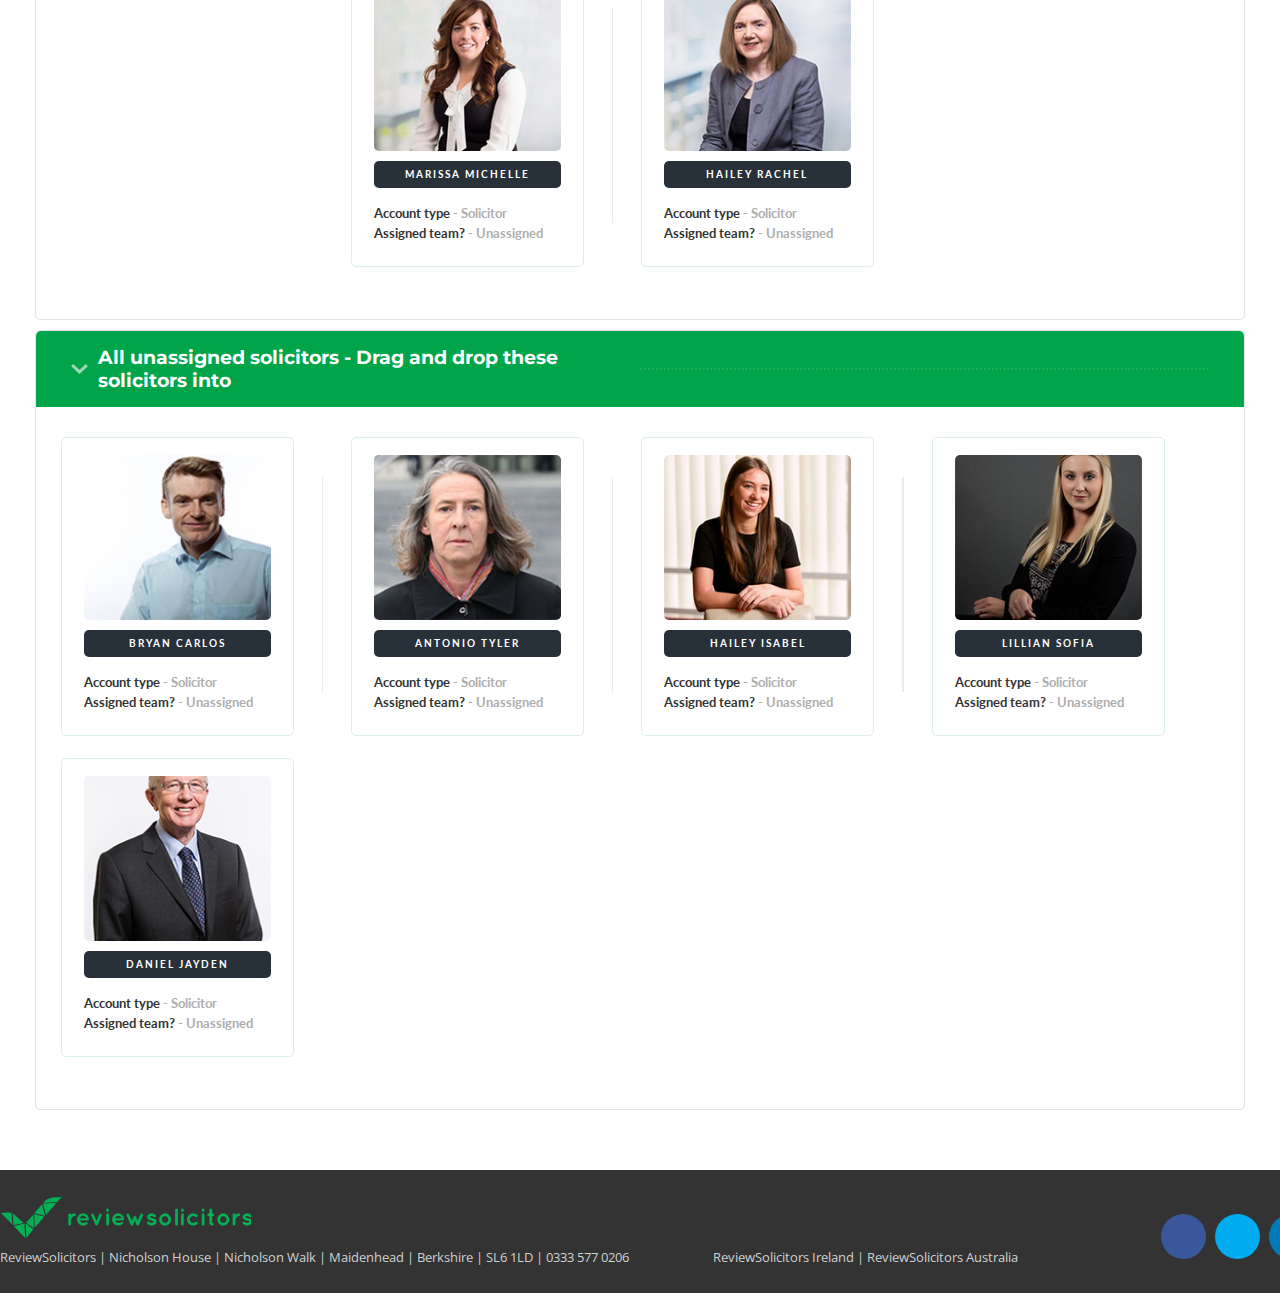
<file: team-view-page/index.html>
<!DOCTYPE html>
<html lang="en">

<head>
    <meta charset="UTF-8">
    <meta name="viewport" content="width=device-width, initial-scale=1">
    <title>Review Solicitors</title>

    <link rel="stylesheet" href="/css/header_footer.css">
    <link rel="stylesheet" href="css/styleTeamView.css">
    <link rel="stylesheet" href="css/media.css">
    <link href="https://fonts.googleapis.com/css?family=Open+Sans" rel="stylesheet">
    <link href="https://fonts.googleapis.com/css?family=Lato:300,400,700,900" rel="stylesheet">
    <link href="https://fonts.googleapis.com/css?family=Lato" rel="stylesheet">
    <link href="https://fonts.googleapis.com/css?family=Montserrat:200,300,400,500,500i,700,800,900" rel="stylesheet">

    <script src="https://code.jquery.com/jquery-1.10.2.js"></script>
    <script src="script.js"></script>
    <script src="https://code.jquery.com/jquery-1.10.2.js"></script>
</head>

<body>

    <div class="containerBox">
        <header>
            <nav class="menu">
                <div> <a href="/index.html">Home</a><a href="/homePage/index.html">Find a solicitor</a> <a href="/GenerateSingleLink/index.html">Single Link</a> <a href="/Team-leader-/index.html">Team Leader</a> <a href="/team-view-page/index.html">Team Page</a> </div>
                <div> <a href="#">Register</a> <a href="#">Sing in</a> </div>
            </nav>
        </header>
        <header>
            <div class="menu-icon"><span></span></div>
            <div class="img-header"> <img src="img/logo.png" alt="Solicitor" class="solisLogo"> </div>
        </header>
        <div class="content" id="content">
            <div class="shadow"></div>
            <div class="createTeam">
                <div class="ngdialog-close"></div>
                <div class="solisInfo">
                    <h1>Create a team</h1>
                    <h2>Select the name of this new team</h2>
                    <input type="text" placeholder="Start typing their name">
                    <h2>Do you wish to assign<br>a team leader now?<span> (optional)</span></h2>
                    <select required>
                        <option value="" disabled selected hidden>Select individual solicitor</option>
                        <option>option1</option>
                        <option>option2</option>
                    </select>
                    <input type="button" value="Create">
                </div>
            </div>
            <div class="assignTeamLead">
                <div class="assign-close"></div>
                <div class="solisInfo">
                    <h1>Assign a team leader </h1>
                    <h2>Select the name of the individual solicitor</h2>
                    <select required>
                        <option value="" disabled selected hidden>Select the name</option>
                        <option>name1</option>
                        <option>name2</option>
                    </select>
                    <h2>Select the team you wish this<br> solicitor to become the manager of</h2>
                    <select required>
                        <option value="" disabled selected hidden>Select the team</option>
                        <option>team1</option>
                        <option>team2</option>
                    </select>
                    <p>Can't see the team? - Please make sure you have created a team first -<a href=""> click here</a> to create a team</p>
                    <input type="button" value="Assign">
                </div>
            </div>

            <div class="container">
                <div class="chapter">
                    <div class="text">
                        <h1>Individual solicitors</h1><img src="img/divider.png">
                        <a href="">
                            <p>Switch to team view</p>
                        </a>
                    </div>
                    <div class="teamSrc">
                        <div class="mob">
                            <a class="assignLead">
                                <p>Assign a team leader </p>
                            </a>
                            <p>/</p>
                            <a href="">
                                <p> Assign a Team manager</p>
                            </a>
                            <p>/</p>
                            <a href="">
                                <p>Assign a Head of department</p>
                            </a>
                        </div>
                        <div class="mob">
                            <label class="add"><img src="img/ic-add.png"></label>
                            <input type="button" value="Create a team" class="create"></div>
                    </div>
                </div>
                <div class='generate'>
                    <div class="teamChapter">
                        <div><img src="img/ic-down.png">
                            <h1>Team - Residential conveyancing</h1>
                        </div>
                        <img src="img/divider3.png" class="chapterDivider">
                        <a href="">
                            <p>Move a solicitor into this team</p>
                        </a>
                    </div>
                    <div class="team">
                        <div class="teamLead">
                            <div class="sectionIcon"> <img src="img/team-leader.png"> <img src="img/ic-edit.png"> <img src="img/ic-delete.png"> </div>
                            <div style="background-image: url(img/129888121c4b603b2deb36a7e07d05ff.png)" class="photoLead"></div>
                            <p class="name">Jacob Devin</p>
                            <p class="job">Housing & Property</p>
                            <p>No of reviews collected to date <span> - 35</span></p>
                            <p>Average rating <span> - 4.8 / 5</span></p>
                            <p>Date of last review <span> - 21 / 02 / 2019</span></p>
                            <p>Account activated? <span> - <span style="color: #f9b101">Expectation</span></span>
                            </p>
                            <p>Account type <span> - <span style="color: #00a549">Team leader</span></span>
                            </p>
                            <p>Assigned team? <span> - Conveyancing Team</span></p>
                        </div>
                        <img src="img/divider1.png" class="divider">
                        <div class="teamAll">
                            <div class="teamInfo">
                                <div style="background-image: url(img/10d01cc3e1b4e89f60ae44df41ef8e59.png)" class="photoLead"></div>
                                <p class="name">Hayden Patrick</p>
                                <p>Account type <span> - Solicitor</span>
                                </p>
                                <p>Assigned team? <span> - Unassigned</span></p>
                            </div>
                            <img src="img/divider1.png" class="divider">
                            <div class="teamInfo">
                                <div style="background-image: url(img/d72e345d5eb3d0359d460f16a9800db2.png)" class="photoLead"></div>
                                <p class="name">Colin Devin</p>
                                <p>Account type <span> - Solicitor</span>
                                </p>
                                <p>Assigned team? <span> - Unassigned</span></p>
                            </div>
                            <img src="img/divider1.png" class="divider n2">
                            <div class="teamInfo">
                                <div style="background-image: url(img/2323a12c833ad955547cf444806e77f1.png)" class="photoLead"></div>
                                <p class="name">Jennifer Erin</p>
                                <p>Account type <span> - Solicitor</span>
                                </p>
                                <p>Assigned team? <span> - Unassigned</span></p>
                            </div>
                            <img src="img/divider1.png" class="divider">
                            <div class="teamInfo">
                                <div style="background-image: url(img/add87565a1415de2a55d7382a117ff7f.png)" class="photoLead"></div>
                                <p class="name">Megan Trinity</p>
                                <p>Account type <span> - Solicitor</span>
                                </p>
                                <p>Assigned team? <span> - Unassigned</span></p>
                            </div>
                            <img src="img/divider1.png" class="divider n2">
                            <div class="teamInfo">
                                <div style="background-image: url(img/0c925c66fab66278270839a728c63095.png)" class="photoLead"></div>
                                <p class="name">James Jeremiah</p>
                                <p>Account type <span> - Solicitor</span>
                                </p>
                                <p>Assigned team? <span> - Unassigned</span></p>
                            </div>
                            <img src="img/divider1.png" class="divider">
                            <div class="teamInfo">
                                <div style="background-image: url(img/08757c10c2881f595498db0bffeeeb84.png)" class="photoLead"></div>
                                <p class="name">Jesus Ethan</p>
                                <p>Account type <span> - Solicitor</span>
                                </p>
                                <p>Assigned team? <span> - Unassigned</span></p>
                            </div>
                            <img src="img/divider1.png" class="divider n2">
                            <div class="teamInfo">
                                <div style="background-image: url(img/c9a6b80f8c1262f7bc658a0a58f5f623.png)" class="photoLead"></div>
                                <p class="name">Maria Isabella</p>
                                <p>Account type <span> - Solicitor</span>
                                </p>
                                <p>Assigned team? <span> - Unassigned</span></p>
                            </div>
                            <img src="img/divider1.png" class="divider">
                            <div class="teamInfo">
                                <div style="background-image: url(img/c05192dcbeccf72a2466266836ccf6ff-1.png)" class="photoLead"></div>
                                <p class="name">Sofia Elizabeth</p>
                                <p>Account type <span> - Solicitor</span>
                                </p>
                                <p>Assigned team? <span> - Unassigned</span></p>
                            </div>
                        </div>
                    </div>
                </div>
                <div class='generate'>
                    <div class="teamChapter">
                        <div><img src="img/ic-down.png">
                            <h1>Team - Business litigation</h1>
                        </div>
                        <img src="img/divider3.png" class="chapterDivider">
                        <a href="">
                            <p>Move a solicitor into this team</p>
                        </a>
                    </div>
                    <div class="team">
                        <div class="teamLead">
                            <div class="sectionIcon"> <img src="img/team-leader.png"> <img src="img/ic-edit.png"> <img src="img/ic-delete.png"> </div>
                            <div style="background-image: url(img/dcb09b315b8ebefe9714ef43e34fde4f.png)" class="photoLead"></div>
                            <p class="name">Maya Amia</p>
                            <p class="job">Housing & Property</p>
                            <p>No of reviews collected to date <span> - 35</span></p>
                            <p>Average rating <span> - 4.8 / 5</span></p>
                            <p>Date of last review <span> - 21 / 02 / 2019</span></p>
                            <p>Account activated? <span> - <span style="color: #f9b101">Expectation</span></span>
                            </p>
                            <p>Account type <span> - <span style="color: #00a549">Team leader</span></span>
                            </p>
                            <p>Assigned team? <span> - Conveyancing Team</span></p>
                        </div>
                        <img src="img/divider1.png" class="divider">
                        <div class="teamAll">
                            <div class="teamInfo">
                                <div style="background-image: url(img/8417a3cc3bd6ba7c8d944a0c642a4df6.png)" class="photoLead"></div>
                                <p class="name">Austin David</p>
                                <p>Account type <span> - Solicitor</span>
                                </p>
                                <p>Assigned team? <span> - Unassigned</span></p>
                            </div>
                            <img src="img/divider1.png" class="divider">
                            <div class="teamInfo">
                                <div style="background-image: url(img/8153a303e67039ad7f5e8bff4a930945.png)" class="photoLead"></div>
                                <p class="name">Aaron Lucas</p>
                                <p>Account type <span> - Solicitor</span>
                                </p>
                                <p>Assigned team? <span> - Unassigned</span></p>
                            </div>
                            <img src="img/divider1.png" class="divider n2">
                            <div class="teamInfo">
                                <div style="background-image: url(img/736f415a10d12d85036f87be75898632.png)" class="photoLead"></div>
                                <p class="name">Lucas Jack</p>
                                <p>Account type <span> - Solicitor</span>
                                </p>
                                <p>Assigned team? <span> - Unassigned</span></p>
                            </div>
                            <img src="img/divider1.png" class="divider">
                            <div class="teamInfo">
                                <div style="background-image: url(img/img.png)" class="photoLead"></div>
                                <p class="name">Jesse Jayden</p>
                                <p>Account type <span> - Solicitor</span>
                                </p>
                                <p>Assigned team? <span> - Unassigned</span></p>
                            </div>
                            <img src="img/divider1.png" class="divider n2">
                            <div class="teamInfo">
                                <div style="background-image: url(img/ee0b63e3852ecded63a48d362963fbd2.png)" class="photoLead"></div>
                                <p class="name">Morgan Amelia</p>
                                <p>Account type <span> - Solicitor</span>
                                </p>
                                <p>Assigned team? <span> - Unassigned</span></p>
                            </div>
                            <img src="img/divider1.png" class="divider">
                            <div class="teamInfo">
                                <div style="background-image: url(img/12d0375dd77ea19e512790a33f452aab.png)" class="photoLead"></div>
                                <p class="name">Gabriella Ariana</p>
                                <p>Account type <span> - Solicitor</span>
                                </p>
                                <p>Assigned team? <span> - Unassigned</span></p>
                            </div>
                            <img src="img/divider1.png" class="divider n2">
                            <div class="teamInfo">
                                <div style="background-image: url(img/f7b011adf9b6ee7bff3634f139cd60e1.png)" class="photoLead"></div>
                                <p class="name">Marissa Michelle</p>
                                <p>Account type <span> - Solicitor</span>
                                </p>
                                <p>Assigned team? <span> - Unassigned</span></p>
                            </div>
                            <img src="img/divider1.png" class="divider">
                            <div class="teamInfo">
                                <div style="background-image: url(img/d0d0a8da889ecd03977202f498dd4fbc.png)" class="photoLead"></div>
                                <p class="name">Hailey Rachel</p>
                                <p>Account type <span> - Solicitor</span>
                                </p>
                                <p>Assigned team? <span> - Unassigned</span></p>
                            </div>
                        </div>
                    </div>
                </div>
                <div class='generate'>
                    <div class="teamChapter">
                        <div><img src="img/ic-down.png">
                            <h1>Team - Will and Probate</h1>
                        </div>
                        <img src="img/divider3.png" class="chapterDivider">
                        <a href="">
                            <p>Move a solicitor into this team</p>
                        </a>
                    </div>
                    <div class="team">
                        <div class="teamLead">
                            <div class="sectionIcon noLead"> <img src="img/team-leader1.png"> </div>
                            <div style="background-image: url(img/img1.png)" class="photoLead"></div>

                            <p class="notes">No head of department selected </p>
                            <input type="button" class="assign" value="Click here to assign">

                        </div>
                        <img src="img/divider1.png" class="divider">
                        <div class="teamAll">
                            <div class="teamInfo">
                                <div style="background-image: url(img/8417a3cc3bd6ba7c8d944a0c642a4df6.png)" class="photoLead"></div>
                                <p class="name">Austin David</p>
                                <p>Account type <span> - Solicitor</span>
                                </p>
                                <p>Assigned team? <span> - Unassigned</span></p>
                            </div>
                            <img src="img/divider1.png" class="divider">
                            <div class="teamInfo">
                                <div style="background-image: url(img/8153a303e67039ad7f5e8bff4a930945.png)" class="photoLead"></div>
                                <p class="name">Aaron Lucas</p>
                                <p>Account type <span> - Solicitor</span>
                                </p>
                                <p>Assigned team? <span> - Unassigned</span></p>
                            </div>
                            <img src="img/divider1.png" class="divider n2">
                            <div class="teamInfo">
                                <div style="background-image: url(img/736f415a10d12d85036f87be75898632.png)" class="photoLead"></div>
                                <p class="name">Lucas Jack</p>
                                <p>Account type <span> - Solicitor</span>
                                </p>
                                <p>Assigned team? <span> - Unassigned</span></p>
                            </div>
                            <img src="img/divider1.png" class="divider">
                            <div class="teamInfo">
                                <div style="background-image: url(img/img.png)" class="photoLead"></div>
                                <p class="name">Jesse Jayden</p>
                                <p>Account type <span> - Solicitor</span>
                                </p>
                                <p>Assigned team? <span> - Unassigned</span></p>
                            </div>
                            <img src="img/divider1.png" class="divider n2">
                            <div class="teamInfo">
                                <div style="background-image: url(img/ee0b63e3852ecded63a48d362963fbd2.png)" class="photoLead"></div>
                                <p class="name">Morgan Amelia</p>
                                <p>Account type <span> - Solicitor</span>
                                </p>
                                <p>Assigned team? <span> - Unassigned</span></p>
                            </div>
                            <img src="img/divider1.png" class="divider">
                            <div class="teamInfo">
                                <div style="background-image: url(img/img.png)" class="photoLead"></div>
                                <p class="name">Kaitlyn Chloe</p>
                                <p>Account type <span> - Solicitor</span>
                                </p>
                                <p>Assigned team? <span> - Unassigned</span></p>
                            </div>
                            <img src="img/divider1.png" class="divider n2">
                            <div class="teamInfo">
                                <div style="background-image: url(img/f7b011adf9b6ee7bff3634f139cd60e1.png)" class="photoLead"></div>
                                <p class="name">Marissa Michelle</p>
                                <p>Account type <span> - Solicitor</span>
                                </p>
                                <p>Assigned team? <span> - Unassigned</span></p>
                            </div>
                            <img src="img/divider1.png" class="divider">
                            <div class="teamInfo">
                                <div style="background-image: url(img/d0d0a8da889ecd03977202f498dd4fbc.png)" class="photoLead"></div>
                                <p class="name">Hailey Rachel</p>
                                <p>Account type <span> - Solicitor</span>
                                </p>
                                <p>Assigned team? <span> - Unassigned</span></p>
                            </div>
                        </div>
                    </div>
                </div>
                <div class='generate'>
                    <div class="teamChapter">
                        <div><img src="img/ic-down.png">
                            <h1>All unassigned solicitors - Drag and drop these solicitors into</h1>
                        </div>
                        <img src="img/divider3.png" class="chapterDivider">
                    </div>
                    <div class="team">
                        <div class="teamAll allUnassigned">
                            <div class="teamInfo">
                                <div style="background-image: url(img/ce26111d7690f4a2a45e25b5efbd0340--southport-spinal-cord.png)" class="photoLead"></div>
                                <p class="name">Bryan Carlos</p>
                                <p>Account type <span> - Solicitor</span>
                                </p>
                                <p>Assigned team? <span> - Unassigned</span></p>
                            </div>
                            <img src="img/divider1.png" class="divider">
                            <div class="teamInfo">
                                <div style="background-image: url(img/image.png)" class="photoLead"></div>
                                <p class="name">Antonio Tyler</p>
                                <p>Account type <span> - Solicitor</span>
                                </p>
                                <p>Assigned team? <span> - Unassigned</span></p>
                            </div>
                            <img src="img/divider1.png" class="divider">
                            <div class="teamInfo">
                                <div style="background-image: url(img/f26f40fef3aab3f3dfca4413b8fb477b.png)" class="photoLead"></div>
                                <p class="name">Hailey Isabel</p>
                                <p>Account type <span> - Solicitor</span>
                                </p>
                                <p>Assigned team? <span> - Unassigned</span></p>
                            </div>
                            <img src="img/divider1.png" class="divider">
                            <div class="teamInfo">
                                <div style="background-image: url(img/8a8d9582636e4ddc6cb08af5aa03369c.png)" class="photoLead"></div>
                                <p class="name">Lillian Sofia</p>
                                <p>Account type <span> - Solicitor</span>
                                </p>
                                <p>Assigned team? <span> - Unassigned</span></p>
                            </div>
                            <img src="img/divider1.png" class="divider">
                            <div class="teamInfo">
                                <div style="background-image: url(img/NORFOLK-COMMERCIAL-PHOTOGRAPHER-2-of-10.png)" class="photoLead"></div>
                                <p class="name">Daniel Jayden</p>
                                <p>Account type <span> - Solicitor</span>
                                </p>
                                <p>Assigned team? <span> - Unassigned</span></p>
                            </div>

                        </div>
                    </div>
                </div>
            </div>
        </div>
      <footer id="footer">
        <div class="footer-copy">
            <div class="container">
                <div class="row">
                    <div class="col-sm-6">
                        <span class="footer-logo"></span>
                        ReviewSolicitors | Nicholson House | Nicholson Walk | Maidenhead | Berkshire | SL6 1LD | 0333 577 0206
                    </div>
                    <div class="col-sm-4 footer-rs-site-links">
                        <a href="https://www.reviewsolicitors.ie/" target="_blank" class="footer-copy">ReviewSolicitors Ireland</a> | <a href="https://www.reviewsolicitors.com.au/" target="_blank" class="footer-copy">ReviewSolicitors Australia</a>
                    </div>
                    <div class="col-sm-2">
                        <nav class="social-nav">
                            <a href="https://www.facebook.com/reviewsolicitors/" target="_blank" class="facebook"><i class="fa fa-facebook"></i></a>
                            <a href="https://twitter.com/ReviewSolicitor" target="_blank" class="twitter"><i class="fa fa-twitter"></i></a>
                            <a href="https://www.linkedin.com/company/reviewsolicitors" target="_blank" class="linkedin"><i class="fa fa-linkedin"></i></a>
                        </nav>
                    </div>
                </div>
            </div>
        </div>
    </footer>
    </div>
    <script src="../script.js"></script>
</body></html>
</file>
<file: css/style.css>
* {
    -webkit-box-sizing: border-box !important;
    -moz-box-sizing: border-box !important;
    box-sizing: border-box !important;
}

@charset "UTF-8";

@font-face {
    font-family: "Montserrat";
    src: url("..font/montserrat/Montserrat-ExtraBold.ttf") format("ttf");
    src: url("../font/montserrat/Montserrat-Medium.ttf") format("ttf");
    src: url("../font/montserrat/Montserrat-Bold.ttf") format("ttf");
    src: url("../font/montserrat/Montserrat-Bold.ttf") format("ttf");
    src: url("../font/montserrat/Montserrat-SemiBoldItalic.ttf") format("ttf");
    src: url("font/montserrat/Montserrat-SemiBold.ttf") format("ttf");
    src: url("font/Montserrat-Medium.ttf") format("ttf");
    src: url("font/Montserrat-Regular.ttf") format("ttf");
}


.sliderBox {
    width: 100%;
    height: 873px;
    display: flex;
    flex-direction: row;
}

.slider {
    width: 100vw;
}

.slick-slide img {
    width: 100%;
    height: 34vw;
}

.slick-slide {
    transition: all ease-in-out .3s;
    opacity: .2;
}

.slick-active {
    opacity: .5;
}

.slick-current {
    opacity: 1;
}

.sliderText {
    display: flex;
    flex-direction: column;
    position: relative;
    top: -23vw;
    left: 20vw;
    z-index: 1000;
    color: white;
    font-family: Montserrat;
}

.sliderText p {
    font-size: 22px;
}

.sliderText h1 {
    font-size: 3.13vw;
}

.sliderText input {
    width: 22.4vw;
    height: 57px;
    border: none;
    border-radius: 45px;
    background-color: white;
    color: #00af4b;
    text-transform: uppercase;
    font-family: Montserrat;
    font-weight: bold;
    font-size: 18px;
    margin: 45px 0 0;
    outline: none;
    cursor: pointer;
}

.pageTwo {
    width: 100vw;
    text-align: center;
    align-items: center;
    display: flex;
    flex-direction: column;
    justify-content: center;
}

.pageTwo h1 {
    color: #00af4b;
    padding: 65px 8vw 35px;
    margin: 0;
    text-align: center;
}

.pageTwo p {
    font-size: 22px;
    color: #139a50;
    padding: 0;
    margin: 0;
    font-family: Montserrat;
}

.icon {
    display: flex;
    flex-direction: row;
    justify-content: center;
    padding: 40px 0 40px 0;
}

.iconBox {
    width: 210px;
}

.iconBox p {
    font-size: 18px;
    font-family: Montserrat;
    padding: 25px 0;
    font-weight: bold;
    color: #0e6b36;
}

.icon .line {
    width: 4vw;
    height: 0.5vw;
    margin-top: 5vw;
}

.pageTwo input {
    width: 418px;
    height: 57px;
    border: none;
    border-radius: 45px;
    background-color: #00af4b;
    color: white;
    box-shadow: 0px 5px 5px #ededed;
    text-transform: uppercase;
    font-family: Montserrat;
    font-weight: bold;
    font-size: 18px;
    outline: none;
    cursor: pointer;
}

.lineBig {
    width: 100vw;
    height: 5px;
    margin: 70px 0;
}

.benefitsSection {
    width: 100vw;
    display: flex;
    flex-direction: row;
    align-items: center;
    justify-content: space-between;
    margin: 0;
    padding: 0 9vw 65px 0;
}

.benefitsImg {
    width: 1020px;
    height: 745px;
    background-image: url(../img/Layer%20540.png);
    background-position: top;
    border-radius: 0 10px 10px 0;
}

.benefitsText {
    display: flex;
    flex-direction: column;
}

.benefitsText .lineSmall {
    width: 530px;
    height: 3px;
    margin: 40px 0;
}

.bText {
    display: flex;
    flex-direction: row;
    color: #0e6b36;
    font-size: 24px;
    font-family: Montserrat;
    font-weight: bold;
    width: 550px;
}

.bText img {
    width: 65px;
    height: 65px;
}

.bText p {
    padding: 0 0 0 30px;
    margin: 0;
}

.unique {
    width: 100vw;
    height: fit-content;
    display: flex;
    flex-direction: column;
    text-align: center;
    justify-content: center;
    align-items: center;
    background-image: url(../img/bg.png);
    background-size: cover;
    background-repeat: no-repeat;
    background-position: bottom;
    padding: 2vw 0;
}

.unique h1 {
    color: #00af4b;
}

.unique p {
    width: 56%;
    font-size: 1.24vw;
    padding: 0 0 70px;
    margin: 40px 0 0;
    font-family: Montserrat;
    color: #34392f;
}

.unique span {
    color: #00af4b;
}

.uniqueImg {
    width: 100%;
    display: flex;
    flex-direction: row;
    justify-content: center;
    align-items: center;
}

.uniqueImg img {
    width: 40vw;
    height: 30vw;
}

.uniqueImg img:first-of-type {
    margin: 0 20px 0 0;
}

.typesOfClient {
    width: 100vw;
    height: fit-content;
    ;
    padding: 70px 0 0px !important;
    display: flex;
    flex-direction: column;
    text-align: center;
    align-items: center;
    -webkit-box-sizing: border-box;
    -moz-box-sizing: border-box;
    box-sizing: border-box;
}

.typesOfClient h1 {
    color: #00af4b;
    text-align: center;
    padding: 0 0 50px;
}

.typesOfClient p {
    color: #0e6b36;
    font-size: 40px;
}

.typesImg {
    display: flex;
    width: 100vw;
    justify-content: center;
    padding: 0 0 2vw;

}

.imgPh {
    width: 86.2vw;
    height: 88.7vw;
    position: absolute;
    z-index: 0;
}

.typesOfClientText {
    display: flex;
    flex-direction: row;
    justify-content: center;
    position: relative;
    z-index: 1;
}

.center {
    display: flex;
    flex-direction: column;
}

.business,
.personal,
.conveyancing,
.clinical {
    width: 22vw;
    height: 39vw;
    display: flex;
    align-items: flex-end;
    justify-content: center;
}

.business {
    margin: 16vw 12vw 0 0;

}

.clinical {
    margin: 31.5vw 0 0 12vw;
}

.personal {
    margin-top: 4vw;
}

.conveyancing {
    margin-top: 11vw;
}

.numSection {
    color: white;
    width: 100vw;
    display: flex;
    flex-direction: column;
    align-items: center;
    background-image: url(../img/bg1.png);
    background-repeat: no-repeat;
    background-size: cover;
    background-position: center;
    padding: 80px 0;
}

.numSection p {
    font-family: Montserrat;
    font-size: 1.24vw;
}

.numSection input {
    width: 418px;
    height: 57px;
    border: none;
    border-radius: 45px;
    background-color: white;
    color: #00af4b;
    text-transform: uppercase;
    font-family: Montserrat;
    font-weight: bold;
    font-size: 18px;
    margin: 45px 0 0;
    outline: none;
    cursor: pointer;
}

.numbers,
.placeNumbers {
    display: flex;
    flex-direction: row;
     align-items: flex-start;
    justify-content: space-between;
    width: 100%;
    padding: 0 17vw;
}


.numSection .numbers h1 {
    font-family: Montserrat;
    font-size: 100.29px;
}

.numSection .numbers p {
    font-family: Montserrat;
    font-size: 22px;
}

.numSection .col-md-4 {
    display: flex;
    flex-direction: column;
    text-align: center;
    justify-content: flex-start;
    align-items: center;
}

.places {
    width: 100vw;
    display: flex;
    flex-direction: column;
    justify-content: center;
    padding: 40px 0 80px;
    text-align: center;
    align-items: center;
}

.places h1 {
    color: #00af4b;
    font-family: Montserrat;
    font-weight: bold;
    font-size: 40.15px;
    padding: 45px 0;
}

.places .col-md {
    display: flex;
    flex-direction: column;
    justify-content: flex-start;
    align-items: center;
    width: 335px;
    height: 335px;
    text-align: center;
}

.placesImg {
    display: flex;
    justify-content: center;
    align-items: center;
    height: 120px;
}

.places .col-md .imgOne {
    width: 135px;
    height: 114px;
}

.places .col-md .imgTwo {
    width: 100px;
    height: 120px;
}

.places .col-md span {
    color: transparent;
}


.places .col-md .imgTree {
    width: 118px;
    height: 118px;

}

.places .col-md h1 {
    font-family: Montserrat;
    font-size: 1.57vw;
    color: #00af4b;
    padding: 30px 0;
}

.places .col-md p {
    font-family: Montserrat;
    font-size: 22px;
    color: #34392f;
    margin: 0;
}

.start {
    display: flex;
    flex-direction: column;
    width: 100vw;
    background-color: #f5fcf8;
    padding: 80px 0 70px;
    text-align: center;
    align-items: center;
}

.start h1 {
    font-size: 40.15px;
    font-family: Montserrat;
    color: #00af4b;
}

.start p {
    font-size: 1.24vw;
    color: #0e6b36;
    font-family: Montserrat;
}

.start input {
    width: 418px;
    height: 57px;
    border: none;
    border-radius: 45px;
    background-color: #00af4b;
    color: white;
    box-shadow: 0px 5px 5px #ededed;
    text-transform: uppercase;
    font-family: Montserrat;
    font-weight: bold;
    font-size: 18px;
    outline: none;
    cursor: pointer;
}
</file>
<file: css/header_footer.css>
html,
body {
    padding: 0;
    margin: 0;
    overflow-x: hidden;
}

a {
    text-decoration: none;
}

ul,
li {
    list-style: none;
}

h1 {
    font-size: 40px;
    font-family: 'Montserrat';
    font-weight: bold;
    margin: 0;
}

header {
    background-color: #01ae54;
    z-index: 1000;
}

header .menu {
    display: flex;
    flex-direction: row;
    justify-content: space-between;
    background-color: #019046;
    padding: 10px 19vw;
    font-size: 14px;
    font-family: OpenSans-Regular, sans-serif;
}

header .menu a {
    color: #ffffff;
    margin-right: 1.2vw;
}

header .menu a:hover {
    text-decoration: underline;
    text-underline-color: white;
}

header .menu a:last-child {
    margin-right: 0;
}

header .img-header {
    height: 5vw;
    display: flex;
    flex-direction: row;
    padding: 0 19vw;
    background-color: #01af55;
    z-index: 1000;
    align-items: center;
    -moz-justify-content: space-between;
    justify-content: space-between;
}

header .img-header-b {
    display: flex;
    flex-direction: row;
    justify-content: flex-end;
    align-items: center;
}

header .img-header .solisLogo {
    width: 255px;
    height: 40px;
}

header .searchBox {
    margin: 0;
    height: 50px;
}

header .img-header .headerSelect,
header .img-header .location {
    width: 268px;
    height: 50px;
    background-color: white;
    border: none;
    text-align: left;
    font-family: OpenSans-Regular, sans-serif;
    cursor: pointer;
    border-radius: 0;
    padding: 0 10px;
    outline: none;
}
#select
{
    margin: 0 -4px 0 0;
}

header .img-header .location {
    background-image: url(../img/iconMap.png);
    background-repeat: no-repeat;
    background-size: 10%;
    background-position: 95%;
    padding: 0 10px 0 20px;
}

header .img-header .btnSearch {
    background-color: #019046;
    background-image: url('../img/search.png');
    background-position: center;
    background-repeat: no-repeat;
    width: 45px;
    height: 50px;
    cursor: pointer;
    border: none;
    outline: none;
}

.footer-links {
    background: #00af54;
    padding: 45px 0;
    position: relative;
    z-index: 1;
    font-size: 15px;
    line-height: 35px
}

.footer-links a {
    margin-right: 25px;
    color: #fff
}

.footer-copy {
    background: #333;
    padding: 27px 0;
    color: #ced0d1;
    font-size: 13px
}

.footer-rs-site-links {
    margin-top: 51px
}

.footer-logo {
    display: block;
    width: 251px;
    height: 41px;
    background: url(/img/logoFooter.png) no-repeat;
    margin-bottom: 10px
}

.footer-links a:last-of-type {
    margin-right: 0;
}

.social-nav {
    text-align: right;
    margin-top: 17px
}

.social-nav a {
    display: inline-block;
    width: 45px;
    height: 45px;
    border-radius: 23px;
    -moz-border-radius: 23px;
    -webkit-border-radius: 23px;
    color: #fff;
    text-align: center;
    line-height: 45px;
    margin-left: 6px;
    font-size: 18px
}

.social-nav a.facebook {
    background: #39579a
}

.social-nav a.twitter {
    background: #00abf0
}

.social-nav a.linkedin {
    background: #007ab8
}

.pagination-footer {
    padding-bottom: 1em
}

.pagination-footer a {
    padding: .4em
}

.review-rating,
.review-created {
    display: none
}

#user-nav a {
    transition: all .2s linear 0s
}

span.sort-by-distance,
span.sort-by-rating,
span.sort-by-num-reviews {
    display: none
}

span.rating em.bars {
    width: 50px;
    float: right;
    text-align: right;
    padding-right: 2px
}

.ui-autocomplete {
    z-index: 1000;
    max-height: 500px;
    overflow-y: auto;
    overflow-x: hidden;
    padding: 4px 0;
    margin: 1px 0 0;
    list-style: none;
    background-color: #fff;
    border-color: #ccc;
    border-style: solid;
    border-width: 1px;
    -webkit-border-radius: 0 0 5px 5px;
    -moz-border-radius: 0 0 5px 5px;
    border-radius: 0 0 5px 5px;
    -webkit-box-shadow: 0 5px 10px rgba(0, 0, 0, .2);
    -moz-box-shadow: 0 5px 10px rgba(0, 0, 0, .2);
    box-shadow: 0 5px 10px rgba(0, 0, 0, .2);
    -webkit-background-clip: padding-box;
    -moz-background-clip: padding;
    background-clip: padding-box;
    border-right-width: 2px;
    border-bottom-width: 2px;
    /*    column-count: 2;*/
    position: absolute;
    left: 522px;
    width: 762px;
    flex-direction: row;

}

.ui-menu-item {
    display: block;
    padding: 6px;
    padding-left: 1em;
    padding-right: 1em;
    clear: both;
    font-weight: 400;
    font-size: 14px;
    color: #444;
    white-space: nowrap;
    text-align: left
}

.ui-state-hover,
.ui-state-focus,
.ui-state-active,
.ui-menu-item:hover {
    background-color: #00af54;
    color: #fff;
    text-decoration: none;
    border-radius: 0;
    -webkit-border-radius: 0;
    -moz-border-radius: 0;
    background-image: none
}

#town-menu-container {
    position: absolute;
    width: 283px
}

#firm-menu-container {
    position: absolute;
}

#area-of-law-menu-container {
    position: absolute;
    width: 570px
}

footer .container {
    margin-right: auto;
    margin-left: auto;
    padding-left: 6px;
    padding-right: 6px;

}

footer {
    font-family: open sans, sans-serif;
}

footer .row {
    display: flex;
    justify-content: space-between;
}

footer .container {
    display: block;
    padding: 0;
    border: none;
}

.@media all and (max-width:1600px) {
    header .menu {
        padding: 10px 15vw;
    }
}

@media (min-width: 768px) {
    .col-sm-6 {
        width: 50%;
    }

    .col-sm-4 {
        width: 38.33333333%;
    }

    .col-sm-1,
    .col-sm-2,
    .col-sm-3,
    .col-sm-4,
    .col-sm-5,
    .col-sm-6,
    .col-sm-7,
    .col-sm-8,
    .col-sm-9,
    .col-sm-10,
    .col-sm-11,
    .col-sm-12 {}
}




@media(min-width:768px) {
    footer .container {
        width: 732px;
    }
}

@media(min-width:992px) {
    footer .container {
        width: 972px;
    }
}

@media(min-width:1200px) {
    footer .container {
        width: 1470px;
    }
}

@media all and (max-width: 1440px) {

    header .img-header select,
    header .img-header input {
        width: 210px;
    }

    footer .container {
        width: 1314px;
    }

    .col-sm-4 {
        width: 29.333333%;
    }

    header .img-header .headerSelect,
    header .img-header .location {
        width: 210px;
    }
}

@media all and (max-width:1280px) {
    header .menu {
        padding: 15px 9vw;
    }

    header .img-header {
        padding: 20px 9vw;
        height: fit-content;
    }

}

@media all and (max-width: 1024px) {
    header .menu {
        padding: 15px 5vw;
    }

    header .img-header {
        padding: 20px 5vw;
    }

    .col-sm-4 {
        width: 44.333333%;
    }

    footer .col-sm-2 {
        width: 21%;
    }

    footer .container {
        width: 92%!important;
        display: flex;
        flex-direction: row;
        justify-content: center;
        align-items: center;
        flex-wrap: wrap;
    }

    footer .col-sm-4 {
        width: 42.333333%;
        text-align: center;
    }

}
</file>
<file: css/media.css>
@media all and (max-width: 1920px) {
    .sliderBox {
        height: 680px;
    }

    .typesOfClient p {
        font-size: 25px;
    }
}

@media all and (max-width: 1600px) {
    .icon .line {
        margin-top: 6vw;
    }

    .benefitsSection {
        padding: 0 3vw 65px 0;
    }


    .benefitsImg {
        width: 900px;
    }

    .bText p {
        font-size: 22px;
    }

    .benefitsText .lineSmall {
        width: 503px;
    }

    .numbers,
    .placeNumbers {
        padding: 0 15vw;
    }
}

@media all and (max-width: 1440px) {


    .sliderBox {
        height: 500px;
    }

    .icon .line {
        margin-top: 7vw;
    }

    .uniqueImg img {
        width: 523px;
        height: 405px;
    }

    .sliderText {
        top: -24vw;
    }

    .sliderText input {
        position: relative;
        top: -2vw;
    }

    .benefitsImg {
        width: 785px;
    }
    .imgPh {
        height: 82.7vw;
    }

    .business,
    .personal,
    .conveyancing,
    .clinical {
        height: 36vw;
    }

    .personal {
        margin-top: 4.5vw;
    }

    .clinical {
        margin: 30vw 0 0 11.5vw;
    }

    .numbers,
    .placeNumbers {
        padding: 0 9vw;
    }

}

@media all and (max-width:1280px) {
    .sliderText input {
        width: 28.4vw;
    }

    .benefitsImg {
        width: 646px;
        height: 713px;
        background-size: contain;
        background-repeat: no-repeat;
    }

    .benefitsSection {
        padding: 0px 1vw 65px 0;
    }

    .numbers,
    .placeNumbers {
        padding: 0 3vw;
    }

    footer .container {
        width: 82%;
        display: flex;
        flex-direction: row;
        flex-wrap: wrap;
        justify-content: center;
    }

    .col-sm-4 {
        width: 31.333333%;
    }
}

@media all and (max-width: 1024px) {

    .sliderBox {
        height: 350px;
    }

    .iconBox img {
        width: 120px;
        height: 120px;
    }

    .iconBox p {
        font-size: 15px;
    }

    .icon .line {
        margin-top: 6vw;
        width: 3vw;
        height: 0.3vw;
    }

    .iconBox {
        width: 170px;
    }

    .numSection .col-md {
        margin: 0 15px;
    }
    .benefitsImg {
        height: 513px;
        width: 464px;
    }

    .benefitsSection {
        padding: 0px 6vw 65px 0;
    }

    .bText {
        width: auto;
    }

    .sliderText {
        top: -24vw;
    }

    .sliderText input {
        width: 270px;
        height: 33px;
        font-size: 12px;
        position: relative;
        top: -4vw;
    }

    .sliderText p {
        font-size: 17px;
    }

    .sliderText h1 {
        font-size: 50px;
    }

    .pageTwo h1 {
        padding: 65px 0vw 35px;
        font-size: 35px;
    }

    .uniqueImg img {
        width: 430px;
        height: 330px;
    }

    .unique {
        padding: 15px 0;

    }


    .places .col-md .imgTree {
        margin-top: 4vw;
    }

    .typesOfClient p {
        font-size: 24px;
    }

    .business {
        margin: 18vw 11vw 0 0;
    }

    .clinical {
        margin: 32vw 0 0 12vw;
    }

    .conveyancing {
        margin-top: 11vw;
        padding-left: 1vw;
    }

    .personal {
        padding-left: 1.3vw;
        margin-top: 6vw;
    }


    .bText p {
        font-size: 18px;
    }

    .benefitsText .lineSmall {
        width: 425px;
        margin: 25px 0;
    }

    .bText img {
        width: 35px;
        height: 35px;
    }

    .numSection .numbers h1 {
        font-size: 80.29px;
    }

    .numSection p {

        font-size: 1.9vw;
    }

    .numSection .numbers p {
    font-size: 20px;
}
    .places .col-md p {
    font-size: 20px;
}
    .places .col-md {
    width: 290px;
        height: fit-content;
}
    .start p {
    font-size: 2vw;
}


}
</file>
<file: GenerateSingleLink/styleGenerateLink.css>
* {
    margin: 0;
    padding: 0;
    -webkit-box-sizing: border-box !important;
    -moz-box-sizing: border-box !important;
    box-sizing: border-box !important;
}

body {
/*    background-color: white;*/
    color: #333;
    font-family: 'Lato', sans-serif;
}

a {
    text-decoration: none;
}

ul {
    list-style: none;
}

.container {
    display: flex;
    flex-direction: column;
    justify-content: center;
    align-content: center;
    padding: 50px;
}

.container h1 {
    font-size: 25px;
    text-align: left;
    font-weight: bold;
}

.container p span {
    color: #00a549;
}

.container p {
    font-size: 16px;
    margin: 30px 0 40px;
}

.container {
    width: 100%;
    border: 1px solid #e5e5e5;
    border-radius: 5px;
    display: flex;
    flex-direction: column;
    justify-content: center;
}

.generate h1 {
    background-color: #00a549;
    width: 100%;
    color: white;
    border-top-right-radius: 5px;
    border-top-left-radius: 5px;
    font-size: 22px !important;
    padding: 15px 35px;
}

.generate {
    width: 100%;
    border: 1px solid #e5e5e5;
    border-radius: 5px;
}

.allParam {
    display: flex;
    flex-direction: row;
    padding: 30px 0;
}

.clientInfo {
    display: flex;
    flex-direction: column;
    border-right: 2px dotted #ebebeb;
    padding: 0 35px;
}

.clientInfo form {
    margin: 0 0 20px;
}

.clientInfo form p {
    font-size: 15px;
    font-weight: bold;
    text-align: left;
    margin: 0 0 10px;
}

.clientInfo form input,
.clientInfo form select {
    width: 300px;
    height: 35px;
    border-radius: 5px;
    border: 1px solid #ebebeb;
    outline: none;
    padding: 0 15px;
    color: #333;
}

textarea[placeholder]::-webkit-input-placeholder {
    color: #cccccc;
    font-style: italic;
}

textarea[placeholder]::-moz-placeholder {
    color: #cccccc;
    font-style: italic;
}

textarea[placeholder]:-moz-placeholder {
    color: #cccccc;
    font-style: italic;
}

textarea[placeholder]:-ms-input-placeholder {
    color: #cccccc;
    font-style: italic;
}

input[placeholder]::-webkit-input-placeholder {
    color: #cccccc;
    font-style: italic;
}

input[placeholder]::-moz-placeholder {
    color: #cccccc;
    font-style: italic;
}

input[placeholder]:-moz-placeholder {
    color: #cccccc;
    font-style: italic;
}

input[placeholder]:-ms-input-placeholder {
    color: #cccccc;
    font-style: italic;
}

.clientInfo form p span {
    color: #aeaeae;
    font-size: 12px;
}

.clientInfo form select {
    cursor: pointer;
    color: #aeaeae;
}

.form5 {
    display: flex;
    flex-direction: row;
}

.form5 form input {
    width: 220px;
}

.form5 form input[type=button] {
    background-color: #7d95a3;
    color: white;
    margin-top: 10px;
    font-size: 14px;
    cursor: pointer;
}

.form5 form {
    display: flex;
    flex-direction: column;
}

.clientInfo form textarea {
    width: 300px;
    height: 85px;
    border-radius: 5px;
    border: 1px solid #ebebeb;
    outline: none;
    padding: 15px;
    color: #333;
}

.notes {
    color: #aeaeae;
    font-size: 13px !important;
    font-weight: lighter !important;
    font-style: italic;
    width: 300px;
}

.clientInfo a {
    color: #01af55;
    text-decoration: underline;
    font-weight: bold;
}

.clientInfo form:last-of-type {
    display: flex;
    justify-content: space-between;
    align-items: center;
}

#submit {
    background-color: #01af55;
    color: white;
    width: 120px;
    height: 30px;
    cursor: pointer;
}

.base {
    display: flex;
    flex-direction: column;
    padding: 0 35px;
}

.base .title {
    display: flex;
    flex-direction: row;
    justify-content: space-between;
    margin: 0 0 20px;
}

.base .title p {
    margin: 0;
    font-weight: bold;
    padding: 0 0 0 5px;
}

.base .title .circle {
    width: 10px !important;
    height: 10px;
    background-color: #01af55;
    border-radius: 50%;
}

.base .title div {
    display: flex;
    align-items: center;
}

.base .title select {
    border: none;
    outline: none;
    color: #aeaeae;
    cursor: pointer
}

#firstLine {
    color: #01af55;
    font-size: 17px;
    font-weight: bold;
    border-top: 2px solid #eef1f0;
    vertical-align: top;
}

#firstLine .cl4 {
    display: table-cell;
}

table {
    border-spacing: 0;
    width: 110%;
}

table tr {

    border-top: 2px solid #eef1f0;
    color: black;
    font-size: 15px;

}

table tr td {
    padding: 0 1vw;
}

.cl1 {

    border-top: 1px solid #eef1f0;
    font-weight: bold;
}

.cl2 {

    border-top: 1px solid #eef1f0;
    font-weight: bold;
}

.cl3 {

    border-top: 1px solid #eef1f0;
    font-weight: bold;
}

.cl4 {

    border-top: 1px solid #eef1f0;
    display: flex;
    color: #01af55;
    align-items: center;
    text-overflow: ellipsis;
    overflow: hidden;
}

.cl5 {

    border-top: 1px solid #eef1f0;
    font-weight: bold;
}

.cl6 {

    border-top: 1px solid #eef1f0;
}

@media all and (max-width:1600px) {
    .base {
        padding: 0 35px 0 15px;
        width: 100%;
    }

    table tr td {
        padding: 0 0.5vw;
    }

    table {
        width: 101%;
    }
}

@media all and (max-width:1440px) {

    .clientInfo form input,
    .clientInfo form select {
        width: 280px;
    }

    .form5 form input {
        width: 200px;
    }

    .clientInfo form textarea {
        width: 280px;
    }

    .notes {
        width: 280px;
    }

    #firstLine {
        font-size: 14px;
    }

    table tr {
        font-size: 13px;
    }

}

@media all and (max-width:1024px) {

    .clientInfo form input,
    .clientInfo form select {
        width: 200px;
    }

    .form5 form input {
        width: 120px;
    }

    .clientInfo form textarea {
        width: 200px;
    }

    .notes {
        width: 200px;
    }

    .clientInfo {
        padding: 0 15px;
    }

    .base {
        padding: 0 15px;
    }


    .container {
        padding: 40px 30px;
    }

    .form5 form input[type=button] {
        font-size: 9.5px;
    }

    #submit {
        width: 100px;
    }

    .clientInfo a {
        font-size: 12px;
    }


    .img {
        display: flex;
        justify-content: flex-start;
        align-items: flex-start;
        width: 100%;
    }

    .clientInfo form input {

        padding: 0 10px;
    }
}

@media all and (max-width:768px) {
    .cl4 {
        width: 120px;
    }

    .cl4 img {
        width: 12px;
    }

    table tr {
        font-size: 11px;
    }

    .cl6 img {
        width: 25px;
    }

    #firstLine {
        font-size: 12px;
    }

    table tr td {
        padding: 0 1vw;
    }
}

@media all and (max-width:425px) {
    .allParam {

        flex-direction: column;
        padding: 30px 0;
    }

    .clientInfo form input,
    .clientInfo form select {
        width: 100%;
    }

    .clientInfo {
        padding: 0 30px;
    }

    .img {

        width: 30%;
    }

    .clientInfo form:last-of-type {

        width: 70%;
    }

    .clientInfo form p {

        width: 100%;
    }

    .clientInfo form textarea {
        width: 100%;
    }

    .base {
        padding: 30px 15px;
    }

    #firstLine {
        font-size: 11px;
    }

    table tr {
        font-size: 10px;
    }

    .cl4 {
        width: 80px;
    }

    .container h1 {
        font-size: 22px;
    }

    .container p {
        font-size: 13px;
    }

    #submit {

        font-size: 13px;
    }


    .generate h1 {
        font-size: 18px !important;
    }

    .base {
        padding: 30px 9px;
    }

}

@media all and (max-width:375px) {
    #firstLine {
        font-size: 10px;
    }

    .container {
        padding: 120px 15px !important;
    }
}

@media all and (max-width: 320px) {
    .clientInfo {
        padding: 0 20px;
    }

 .cl3 {

        overflow: hidden;
        text-overflow: ellipsis;
        width: 30px;
    }
    .cl4, #firstLine .cl4
    {
        display: none;
    }
    
}
</file>
<file: Team-leader-/css/styleTeamLeader.css>
* {
    margin: 0;
    padding: 0;
    -webkit-box-sizing: border-box !important;
    -moz-box-sizing: border-box !important;
    box-sizing: border-box !important;
}

body {
    background-color: white;
    color: #333;
    font-family: 'Lato', sans-serif;
}

a {
    text-decoration: none;
}

ul {
    list-style: none;
}



.container {
    display: flex;
    flex-direction: column;
    justify-content: center;
    align-content: center;
    padding: 50px;
}

.container h1 {
    font-size: 25px;
    text-align: left;
    font-weight: bold;
}

.generate .teamChapter {
    background-color: #00a549;
    width: 100%;
    border-top-right-radius: 5px;
    border-top-left-radius: 5px;
    padding: 15px 35px;
    display: flex;
    justify-content: space-between;
    align-items: center;
    margin: 0 0 30px;
}

.generate .teamChapter div {
    display: flex;
    flex-direction: row;
    justify-content: center;
    align-items: center;
}

.generate .teamChapter div img {
    margin: 0 10px 0 0;
    cursor: pointer;
}

.generate .teamChapter h1 {
    color: white;
    font-size: 19px !important;
}

.generate .teamChapter p {
    color: white;
    font-size: 16px;
    text-decoration: underline;
    cursor: pointer;
}

.team {
    display: flex;
    flex-direction: column;
    justify-content: center;
    align-items: flex-start;
    width: 100%;
    padding: 30px 40px;
}

.box1 {
    display: flex;
    flex-direction: row;
    align-items: flex-start;
    width: 100%;

}

.box1 .section {
    display: flex;
    flex-direction: column;
    justify-content: flex-start;
    padding: 0 0 0 50px;
}

.box1 #border {
    padding: 0 70px 0 50px;
    border-right: 2px dotted #ddefeb;
}

.section h3 {
    font-size: 17px;
    color: #00a549;
    font-weight: 700;
    margin: 0 0 30px;
}

.section p {
    font-size: 15px;
    color: #333;
    line-height: 1.5;
}

.section a {
    font-size: 15px;
    color: #00a549;
    line-height: 1.5;
}

.section a:first-of-type {
    margin: 25px 0 0;
}

.notes {
    display: flex;
    flex-direction: row;
    align-items: center;
    width: 100%;
    margin: 40px 0 30px;
}

.notes img {
    margin-left: 20px;
}

.teamInfo {
    display: flex;
    flex-direction: column;
    /*    justify-content: center;*/
    padding: 10px 22px 23px;
    border: 1px solid #ddefeb;
    border-radius: 5px;
    cursor: pointer;
}

.teamLead {
    display: flex;
    width: 500px;
    flex-direction: row;
    padding: 20px;
    justify-content: space-between;
    border: 1px solid #ddefeb;
    border-radius: 5px;
}

.teamLead .photoLead {
    width: 215px;
    background-position: center;
    background-size: cover;
    background-repeat: no-repeat;
    height: 165px;
    border-radius: 5px;
}


.teamInfo .photoLead {
    background-position: center 16%;
    background-size: cover;
    background-repeat: no-repeat;
    width: 190px;
    height: 140px;
    border-radius: 5px;
}

.teamLead .name,
.teamLead .job,
.teamInfo .name {
    width: 100%;
    color: white;
    font-size: 10px;
    text-align: center;
    border-radius: 5px;
    text-transform: uppercase;
}

.teamLead .name,
.teamInfo .name {
    background-color: #00a549;
    padding: 6px 0;
    margin: 0px 0 5px;
    letter-spacing: 2px;
}

.teamLead .job {
    background-color: #ff7043;
    padding: 4px 0;
    margin: 0 0 5px;
    letter-spacing: 2px;
}

.teamLead p,
.teamInfo p {
    text-align: left;
    width: 100%;
    color: #333333;
    font-size: 13px;
    font-weight: bold;
    line-height: 1.5;
}

.teamLead p span,
.teamInfo p span {
    color: #aeaeae;
}

.teamAll {
    display: flex;
    flex-wrap: wrap;
    flex-direction: row;
    width: 100%;
}

.teamInfo {
    width: 233px;
    height: fit-content;
    padding: 17px 22px 22px;
}

.teamInfo .name {
    background-color: #28313a;
    margin: 10px 0 16px;
}

.activeImg {
    width: 99%;
    position: relative;
    top: -5px;

    display: none;


}

.teamInfo:hover .activeImg {
    opacity: 1;
}



.generate {
    width: 100%;
    border: 1px solid #e5e5e5;
    border-radius: 5px;
    padding: 0 0 30px;
    margin: 25px 0 10px;
}

.teamAll .divider {
    margin: 40px 30px;
    height: 215px;
}

.hideBox {
    width: 100%;
    border: 1px solid #d6f1e2;
    padding: 25px 30px;
    display: flex;
    align-items: center;
    justify-content: flex-start;
    margin-top: 30px;
    border-radius: 5px;
    transition: all 1s;

}

.showHide {
    display: none;
    width: 100%;
}

.hideBox .section {
    display: flex;
    flex-direction: row;
    padding: 0 0px 0 50px;
    float: left;
}

.hideBox .left,
.hideBox .right {
    display: flex;
    flex-direction: column;
}

.hideBox h4 {
    color: #aeaeae;
    font-size: 13px;
    margin: 8px 0 11px;
}

.hideBox .right {
    margin-left: 50px;
}

.hideBox .right p {
    color: white;
    background-color: #00a549;
    font-size: 9px;
    text-transform: uppercase;
    width: 255px;
    border-radius: 3px;
    text-align: center;
    height: 17px;
    padding-top: 2px;

}

.hideBox .right span {
    color: #00a549;
    font-size: 12px;
    padding-left: 7px;
    font-weight: 600;
}

.hideBox .right div {
    display: flex;
    width: 100%;
    margin: 0 0 7px;
    align-items: center;
}

.hideBox #border {
    padding: 0 70px 0 0px;
    border-right: 2px dotted #ddefeb;
}
</file>
<file: Team-leader-/css/media.css>
@media all and (max-width:1440px) {
    .chapterDivider {
        width: 53%;
    }

    .notes img {
        width: 47%;
    }
}

@media all and (max-width:1280px) {
    .notes img {
        width: 44%;
    }
}

@media all and (max-width:1024px) {
    .box1 #border {
        padding: 0 30px 0 38px;
    }

    .box1 .section {

        padding: 0 0 0 20px;
    }

    .team {

        padding: 30px 20px;
    }

    .generate .teamChapter h1 {

        font-size: 16px !important;
    }

    .generate .teamChapter p {

        font-size: 13px;
    }

    .chapterDivider {
        width: 46%;
    }

    .teamLead .name,
    .teamLead .job,
    .teamInfo .name {

        font-size: 9px;
    }

    .teamLead {
        padding: 15px 10px;
    }

    .teamLead p,
    .teamInfo p {

        font-size: 11px;
    }

    .teamLead .photoLead {
        width: 180px;
    }

    .container h1 {
        font-size: 19px;
        text-align: left;
        font-weight: bold;
    }

    .hideBox #border {
        padding: 0px 15px 0 0px;
    }

    .hideBox .right p {

        font-size: 7px;
        width: 174px;
    }

    .hideBox {

        padding: 15px 9px;
    }

    .hideBox .section {

        padding: 0px 0px 0 15px;

    }

    .section h3 {
        font-size: 13px;
    }

    .section p {
        font-size: 11px;
    }

    .section a {
        font-size: 11px;
    }

    .hideBox .right {
        margin-left: 20px;
    }

    .container {
        padding: 50px 35px;
    }
}

@media all and (max-width:768px) {
    .container {
        padding: 25px 15px;
    }

    .box1 {

        flex-wrap: wrap;
    }

    .chapterDivider {
        width: 28%;
    }

    .teamLead .photoLead {
        width: 230px;
    }

    .teamLead p,
    .teamInfo p {
        font-size: 13px;
    }

    .teamLead {

        margin: 0 0 20px;
    }

    .box1 .section {
        padding: 0 0 0 50px;
    }

    .box1 #border {
        padding: 0 40px 0 0px;
    }

    .section h3 {
        font-size: 17px;
    }

    .section p {
        font-size: 15px;
    }

    .section a {
        font-size: 15px;
    }

    .notes img {
        width: 27%;
    }

    .hideBox {

        flex-wrap: wrap;
    }

    .hideBox #border {
        padding: 0px 33px 0 16px;
        margin: 0px 0 30px;
    }
}

@media all and (max-width:425px) {
    header .menu {
        font-size: 1.8vw;
        padding: 0.6vw 15px;
    }

    header .img-header img {
        width: 200px;
        height: 33px;
    }

    header .img-header {
        padding: 0 15px;
        height: 60px;
    }

    .teamLead {
        flex-direction: column;
        width: 266px;
    }

    .teamLead .photoLead {
        width: 100%;
        margin: 0 0 20px;
    }

    .box1 #border {
        padding: 0 0px 0 0px;
        border: none;
        margin: 0 0 20px;
    }

    .box1 .section {
        padding: 0;
    }

    .notes img,
    .chapterDivider {
        display: none;
    }

    .teamAll .divider {
        display: none;
    }

    .teamInfo {
        margin: 20px 0 0;
    }

    .notes {

        margin: 40px 0 0;
    }

    .generate .teamChapter {
        padding: 9px;
        margin: 0;
    }

    .hideBox .section {

        flex-wrap: wrap;
    }

    .hideBox .right {
        margin-left: 0;
    }

    .hideBox #border {
        border-right: none;
        border-bottom: 2px dotted #ddefeb;
           padding: 0px 33px 20px 16px;
    }
}

@media all and (max-width:375px) {

    .solisInfo input[type=text],
    .solisInfo select {
        width: 255px;
    }

    .teamSrc p {
        font-size: 9px;
    }
}

@media all and (max-width:320px) {
    .teamSrc p {
        font-size: 9px;
        padding: 0 2px 0 0;
    }

    .container {
        padding: 25px 9px;
    }

    .teamSrc .add {
        left: 16px;
    }

    .solisInfo input[type=text],
    .solisInfo select {
        width: 208px;
    }

    .solisInfo h1 {
        font-size: 18px;
    }

    .solisInfo h2 {
        font-size: 14px;
    }
}
</file>
<file: team-view-page/css/styleTeamView.css>
* {
    margin: 0;
    padding: 0;
    -webkit-box-sizing: border-box !important;
    -moz-box-sizing: border-box !important;
    box-sizing: border-box !important;
}

body {
    background-color: white;
    color: #333;
    font-family: 'Lato', sans-serif;
}

a {
    text-decoration: none;
}

ul {
    list-style: none;
}


.container {
    display: flex;
    flex-direction: column;
    justify-content: center;
    align-content: center;
    padding: 50px;
}

.chapter {
    display: flex;
    flex-direction: row;
    align-items: center;
    justify-content: space-between;
    width: 100%;
    margin: 0 0 30px;
}

.chapter h1 {
    font-size: 25px;
    text-align: left;
    font-weight: bold;
}

.chapter .text p {
    color: #00a549;
    font-size: 22px;
    text-decoration: underline;
    cursor: pointer;
    /*    font-weight: 600;*/
}

.text {
    display: flex;
    flex-direction: row;
    align-items: center;
}

.text img {
    margin: 0 22px;
}

.teamSrc {
    display: flex;
    flex-direction: row;
    justify-content: center;
    align-items: center;
}

.teamSrc p {
    font-size: 16px;
    color: #a1a1a1;
    cursor: pointer;
    padding: 0 10px 0 0;
    font-weight: normal;
}

.teamSrc input {
    background-color: #00a549;
    width: 140px;
    height: 30px;
    border-radius: 5px;
    color: white;
    font-weight: 600;
    font-size: 14px;
    border: none;
    outline: none;
    margin-left: 30px;
    padding-left: 15px;
    cursor: pointer;
}

.teamSrc .add {
    position: absolute;
    right: 165px;
    cursor: pointer;
}

.generate .teamChapter {
    background-color: #00a549;
    width: 100%;
    border-top-right-radius: 5px;
    border-top-left-radius: 5px;
    padding: 15px 35px;
    display: flex;
    justify-content: space-between;
    align-items: center;
    margin: 0 0 30px;
}

.generate .teamChapter div {
    display: flex;
    flex-direction: row;
    justify-content: center;
    align-items: center;
}

.generate .teamChapter div img {
    margin: 0 10px 0 0;
    cursor: pointer;
}

.generate .teamChapter h1 {
    color: white;
    font-size: 19px !important;
}

.generate .teamChapter p {
    color: white;
    font-size: 16px;
    text-decoration: underline;
    cursor: pointer;
}

.team {
    display: flex;
    flex-direction: row;
    justify-content: center;
    align-items: flex-start;
    width: 100%;
}

.teamLead,
.teamInfo {
    display: flex;
    flex-direction: column;
    justify-content: center;
    padding: 10px 22px 23px;
    border: 1px solid #ddefeb;
    border-radius: 5px;
    margin: 0 20px 0 40px;
}

.teamLead {
    width: 255px;
}

.teamLead .sectionIcon {
    display: flex;
    justify-content: flex-end;
    margin: 0 0 10px;
    width: 100%;
}


.teamLead .sectionIcon img:nth-child(2n) {
    cursor: pointer;
}

.teamLead .sectionIcon img:first-of-type {
    margin: 0 53px 0 0;
}

.teamLead .sectionIcon img:last-of-type {
    margin: 0 0 0 10px;
    cursor: pointer;
}

.teamLead .photoLead,
.teamInfo .photoLead {
    background-position: center;
    background-size: cover;
    background-repeat: no-repeat;
    width: 100%;
    height: 165px;
    border-radius: 5px;
}

.teamLead .name,
.teamLead .job,
.teamInfo .name {
    width: 100%;
    color: white;
    font-size: 10px;
    text-align: center;
    border-radius: 5px;
    text-transform: uppercase;
}

.teamLead .name,
.teamInfo .name {
    background-color: #00a549;
    padding: 6px 0;
    margin: 10px 0 5px;
    letter-spacing: 2px;
}

.teamLead .job {
    background-color: #ff7043;
    padding: 4px 0;
    margin: 0 0 22px;
    letter-spacing: 2px;
}

.teamLead p,
.teamInfo p {
    text-align: left;
    width: 100%;
    color: #333333;
    font-size: 13px;
    font-weight: bold;
    line-height: 1.5;
}

.teamLead p span,
.teamInfo p span {
    color: #aeaeae;
}

.teamAll {
    display: flex;
    flex-wrap: wrap;
    margin: 0 40px 0 30px;
    flex-direction: row;
    width: 74%;
}

.teamInfo {
    width: 233px;
    padding: 17px 22px 23px;
    margin: 0 0 22px;
}

.teamInfo .name {
    background-color: #28313a;
    margin: 10px 0 16px;
}

.generate {
    width: 100%;
    border: 1px solid #e5e5e5;
    border-radius: 5px;
    padding: 0 0 30px;
    margin: 0 0 10px;
}

.teamAll .divider {
    margin: 40px 30px;
    height: 215px;
}

.teamAll .divider:nth-child(9) {
    display: none;
}

.teamAll .divider:nth-child(8) {
    display: none;
}

.divider {
    margin: 32px 0;
}

.chapterDivider {
    width: 60%;
}

.noLead {
    justify-content: center!important;
}

.notes {
    padding: 15px 0;
}

.assign {
    background-color: #7d95a3;
    color: white;
    height: 30px;
    border: none;
    outline: none;
    cursor: pointer;
    border-radius: 5px;
    font-size: 14px;
}
.allUnassigned
{
    width: 100%;
}
.allUnassigned .divider:nth-child(8)
{
    display: block;
}
.createTeam, .assignTeamLead {
    -webkit-animation: ngdialog-flyin .5s;
    animation: ngdialog-flyin .5s;
    background: white;
    border-radius: 5px;
    color: #85939f;
    font-size: 1.1em;
    margin: 0 auto;
    max-width: 100%;
    padding: 20px;
    position: absolute;
    z-index: 1000;
    left: 37%;
    top: -60%;
    transition: all 0.5s;
    width: 475px;
    height: 370px;
}
.assignTeamLead
{
    height: 440px;
}
.solisInfo
{
    border: 9px solid #e5f7ee;
    width: 100%;
    height: 100%;
    display: flex;
    flex-direction: column;
    align-items: flex-start;
    justify-content: space-between;
    padding: 25px 40px;
}
.solisInfo h1
{
    font-size: 19px;
    color: #4a524e;
}
.solisInfo p
{
    font-size: 14px;
    color: #aeaeae;
    margin-top: 30px;
}
.solisInfo p a
{
    
    color: #00af54;
    text-decoration: underline;
    cursor: pointer;
}
.solisInfo h2
{
    font-size: 15px;
    color: #333333;
    margin: 25px 0 5px;
}
.solisInfo input[type=text], .solisInfo select
{
    width: 300px;
    height: 30px;
    border: 1px solid #aeaeae;
    text-align: left;
    padding-left: 15px;
    border-radius: 5px;
}
.solisInfo select
{
    height: 30px!important;
}
.solisInfo input[type=text]::-webkit-input-placeholder
{
    font-size: 14px;
    color: #cccccc;
}
.solisInfo select:required:invalid {
  color: #cccccc;
    font-size: 14px;
}
option {
  color: black;
}
.solisInfo input[type=button]
{
    width: 125px;
    height: 30px;
    border:none;
    outline: none;
    background-color: #00af54;
    text-align: center;
    color: white;
    font-size: 14px;
    border-radius: 5px;
    cursor: pointer;
    margin-top: 27px;
}
.shadow
{
    width: 100%;
    background-color: rgba(0, 0, 0, 0.5);
    z-index: 999;
    position: absolute;
    top: 0;
    left: 0;
    display: none;
}
.ngdialog-close, .assign-close
{
    height: 35px;
    width: 35px;
    position: absolute;
   right: -12%;
    top: -15%;
    background-image: url(../img/ic-close.png);
    cursor: pointer;
}
.mob
{
    display: flex;
    align-items: center;
}
</file>
<file: team-view-page/css/media.css>
@media all and (max-width:1600px) {
    .teamAll {
        margin: 0 30px 0 25px;
        width: 76%;
    }

    .teamLead {
        margin: 0px 20px 0 25px;
    }

    .teamAll .divider {
        margin: 40px 28px;
    }
}

@media all and (max-width:1440px) {
    .teamAll .divider:nth-child(8) {
        display: block;
    }

    .teamAll .divider:nth-child(3n) {
        display: none;
    }

    .allUnassigned {
        width: 100%;
    }

    .allUnassigned .divider:nth-child(3n) {
        display: block;
    }

    .allUnassigned .divider:nth-child(8) {
        display: none;
    }

    .chapterDivider {
        width: 50%;
    }

    .createTeam,
    .assignTeamLead {
        left: 36%;
    }
}

@media all and (max-width:1300px) {
    .container {
        padding: 50px 35px;
    }

    .createTeam {
        left: 35%;
    }

    .teamSrc .add {
        position: absolute;
        right: 151px;
        cursor: pointer;
    }
}

@media all and (max-width:1024px) {
    .container {
        padding: 30px 25px;
    }

    .generate .teamChapter {
        padding: 15px 20px;
    }

    .chapter h1 {
        font-size: 18px;
    }

    .chapter .text p {
        font-size: 16px;
    }

    .teamSrc p {
        font-size: 12px;
    }

    .teamSrc input {
        font-size: 12px;
        width: 124px;
    }

    .teamSrc .add {
        right: 125px;
    }

    .chapterDivider {
        width: 40%;
    }

    .generate .teamChapter h1 {
        font-size: 16px !important;
    }

    .generate .teamChapter p {
        font-size: 14px;
    }

    .teamLead {
        width: 300px;
    }

    .teamAll .divider:nth-child(3n) {
        display: block;
    }

    .teamAll .n2 {
        display: none !important;
    }

    .allUnassigned .divider:nth-child(8) {
        display: block;
    }

    .createTeam,
    .assignTeamLead {
        left: 29%;
    }

    .text img {
        margin: 0 8px;
        width: 15px;
    }
}

@media all and (max-width:768px) {
    .teamSrc p {
        font-size: 16px;
        color: #a1a1a1;
        cursor: pointer;
        padding: 0 6px 0 0;
        font-weight: normal;
    }

    .createTeam,
    .assignTeamLead {
        left: 20%;
    }

    .chapter h1 {
        font-size: 14px;
    }

    .teamSrc p {
        font-size: 10px;
    }

    .text img {
        margin: 0px 7px;
        width: 10px;
    }

    .chapter .text p {
        font-size: 12px;
    }

    .teamSrc input {
        font-size: 11px;
        width: 109px;
        margin-left: 9px;
    }

    .teamSrc .add {
        right: 104px;
    }

    .generate .teamChapter h1 {
        font-size: 14px !important;
    }

    .generate .teamChapter p {
        font-size: 12px;
    }

    .container {
        padding: 25px 15px;
    }

    .teamAll {
        justify-content: center;
    }

    .teamAll .divider {
        display: none !important;
    }

    .teamLead {
        width: 366px;
    }

    .allUnassigned .divider {
        display: block !important;
    }

    .container {
        padding: 25px 15px;
    }
}

@media all and (max-width:425px) {
    .teamSrc {

        flex-direction: column;
        align-items: flex-start;
    }

    .team {
        flex-direction: column;
        align-items: center;
    }

    .chapter {

        flex-direction: column;
        align-items: flex-start;
    }

    .text {
        margin: 0 0 15px;
    }

    .mob {
        display: flex;
        align-items: center;
        margin: 0 0 10px;
    }

    .teamSrc input {

        margin-left: 0px;
    }

    .teamSrc .add {
        left: 22px;
        width: 15px;
    }

    .chapterDivider {
        display: none;
    }

    .generate .teamChapter {
        padding: 15px 10px;
    }

    .generate .teamChapter p {
        font-size: 10px;
    }

    .teamLead {
        width: 270px;
        margin: 0;
    }

    .teamLead .sectionIcon img:first-of-type {
        margin: 0 68px 0 0;
    }

    .divider {
        display: none;
    }

    .teamAll {
        margin: 20px 0 0px;
    }

    .noLead img {
        margin: 0 !important;
    }

    .allUnassigned .divider {
        display: none !important;
    }

    .createTeam,
    .assignTeamLead {
        left: 5%;
    }

    .createTeam {

        max-width: 85%;
        padding: 10px;
        height: 300px;
    }

    .assignTeamLead {
        max-width: 85%;
        padding: 10px;
        height: 400px;
    }

    .solisInfo {
        border: 5px solid #e5f7ee;
        padding: 17px;
    }

    .solisInfo h2 {
        margin: 15px 0 5px;
    }

    .solisInfo input[type=button] {

        margin-top: 15px;
    }

    .ngdialog-close,
    .assign-close {
        height: 20px;
        width: 20px;
        right: -7%;
        top: -10%;
        background-size: contain;
    }

}

@media all and (max-width:375px) {

    .solisInfo input[type=text],
    .solisInfo select {
        width: 255px;
    }

    .teamSrc p {
        font-size: 9px;
    }
}

@media all and (max-width:320px) {
    .teamSrc p {
        font-size: 9px;
        padding: 0 2px 0 0;
    }

    .container {
        padding: 25px 9px;
    }

    .teamSrc .add {
        left: 16px;
    }

    .solisInfo input[type=text],
    .solisInfo select {
        width: 208px;
    }

    .solisInfo h1 {
        font-size: 18px;
    }

    .solisInfo h2 {
        font-size: 14px;
    }
}
</file>
